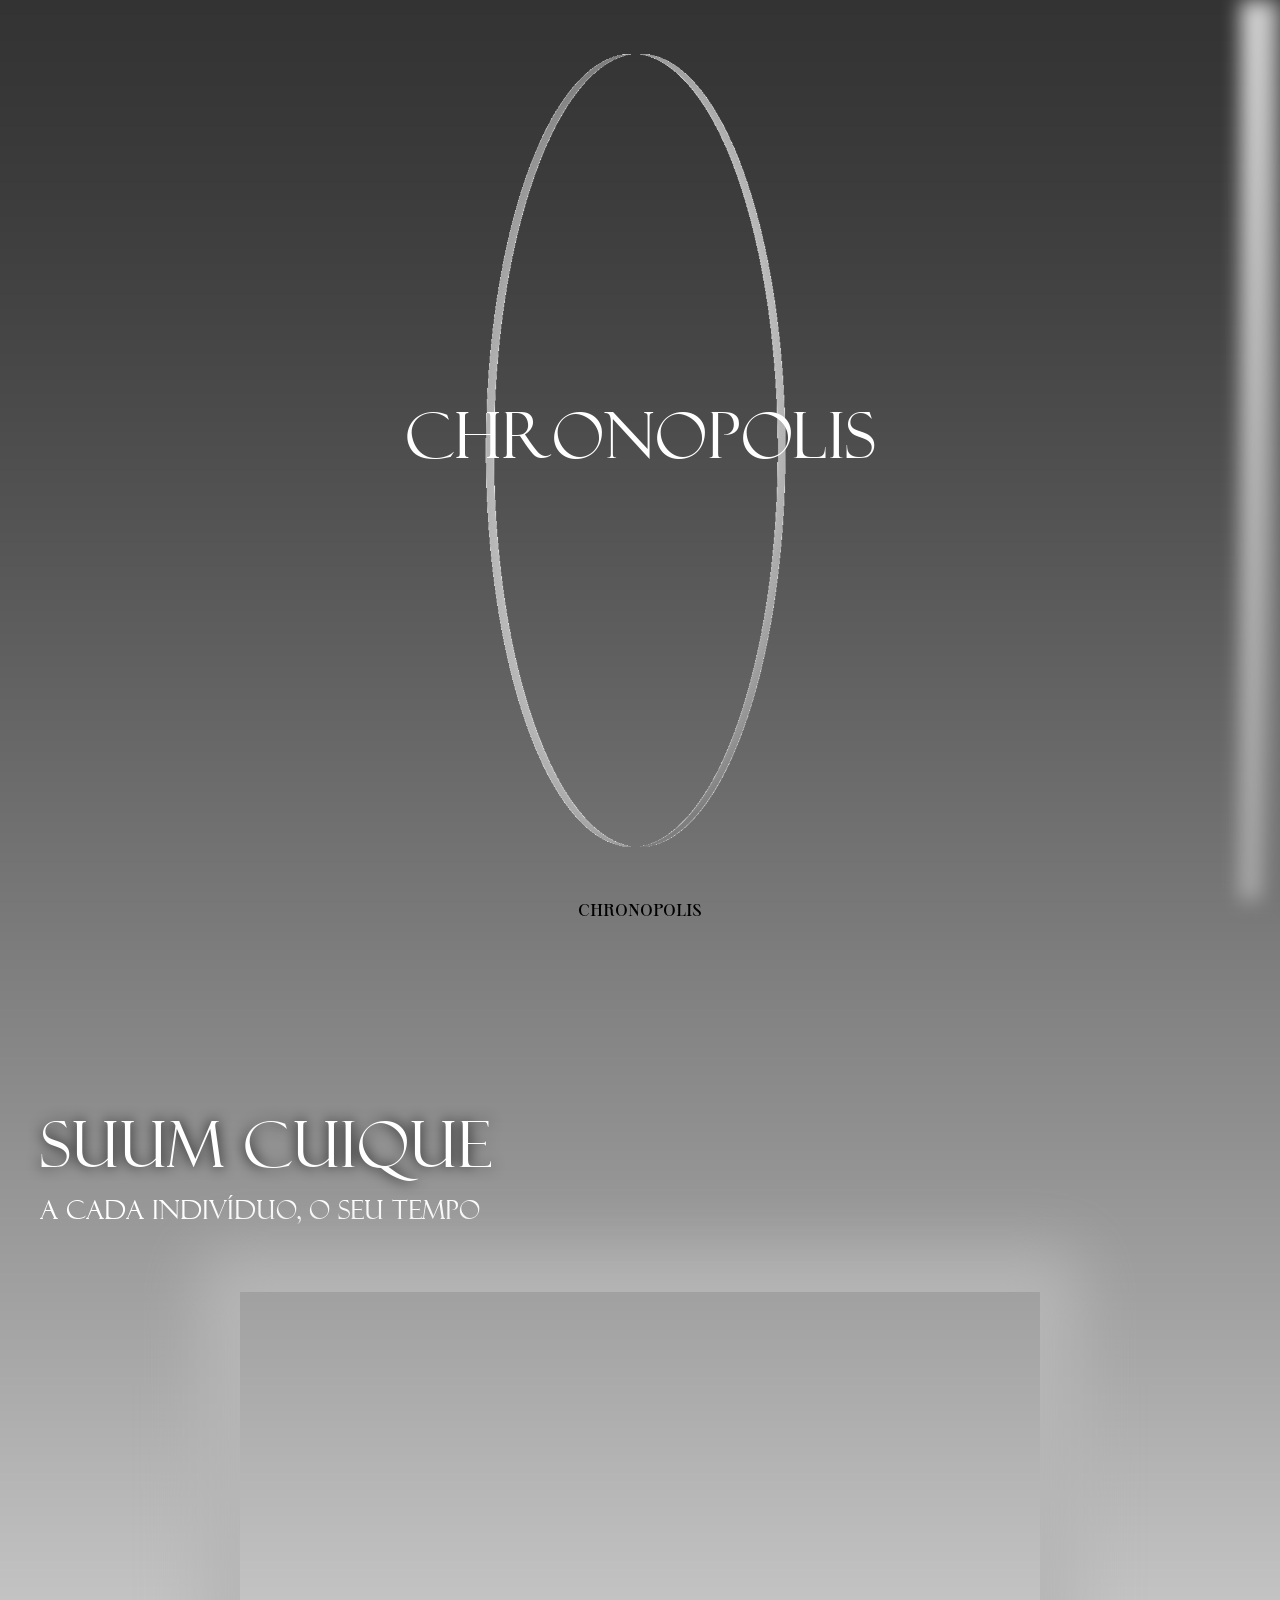
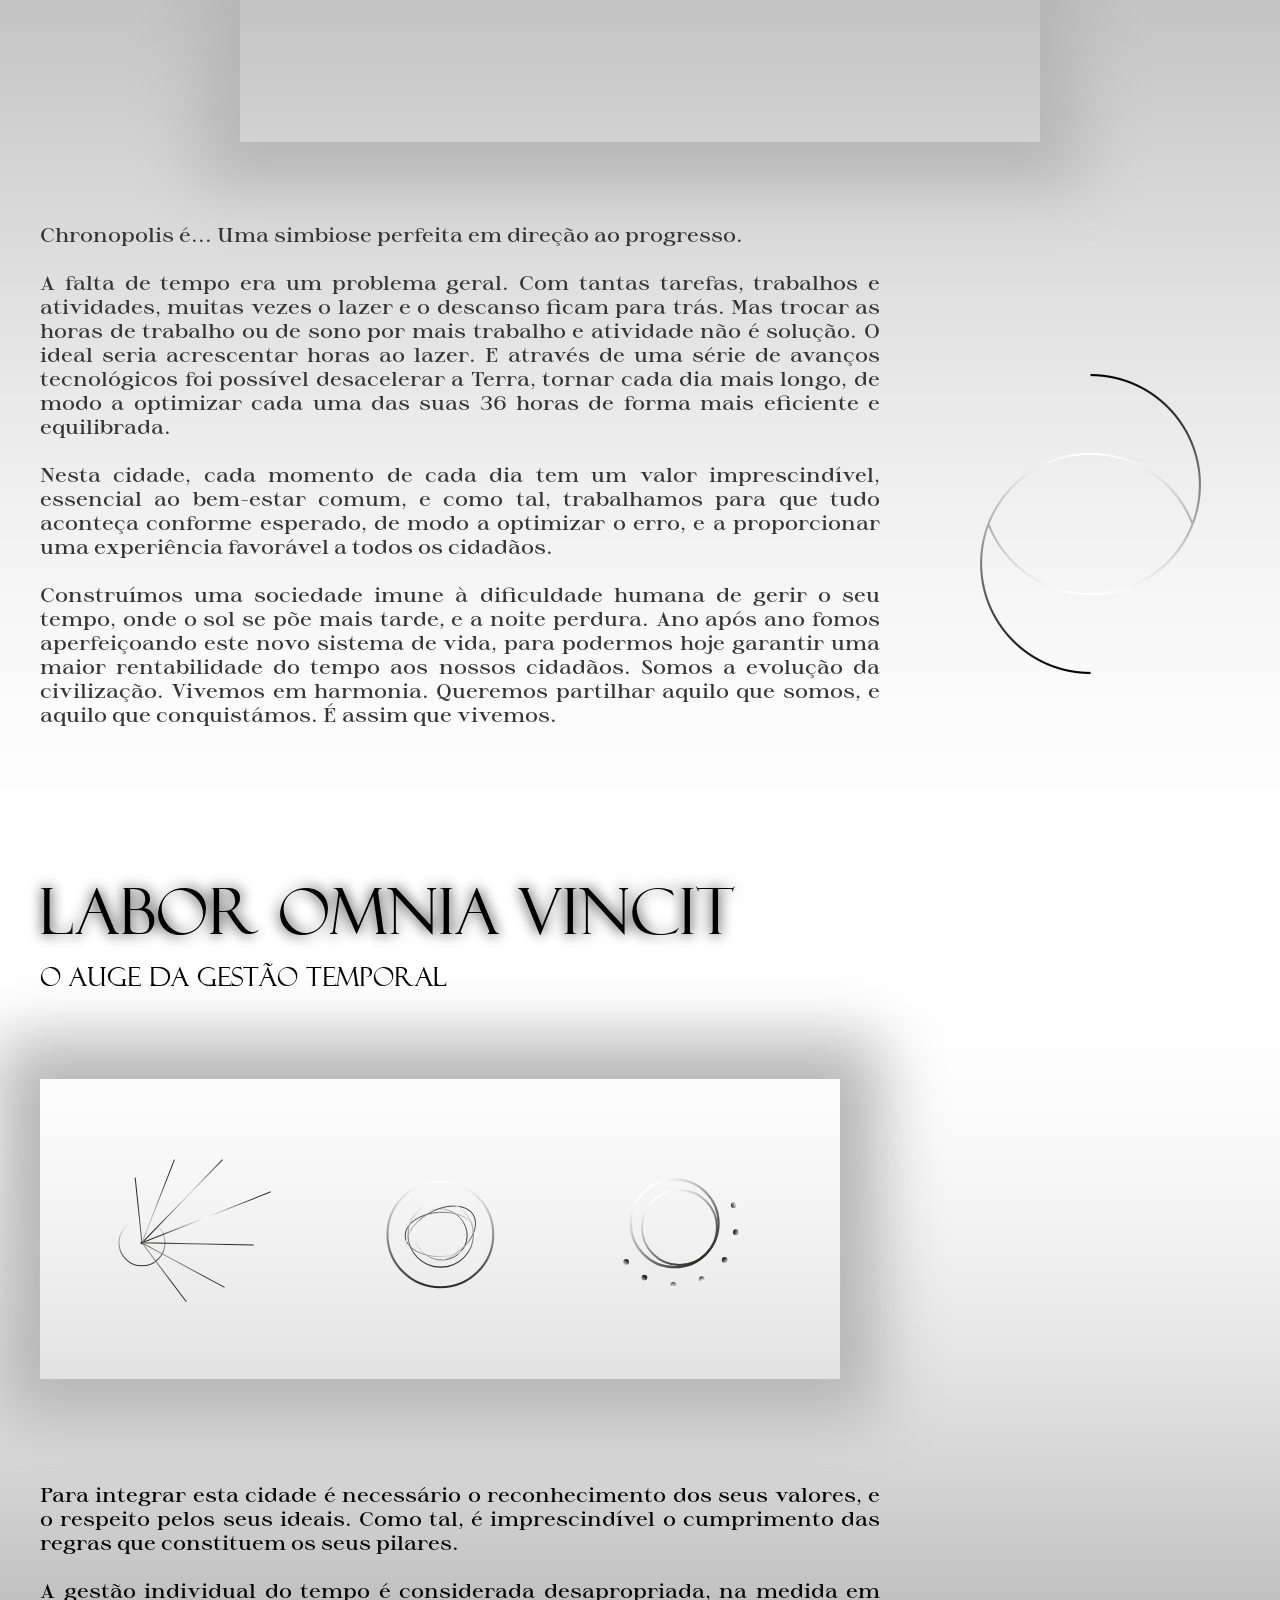
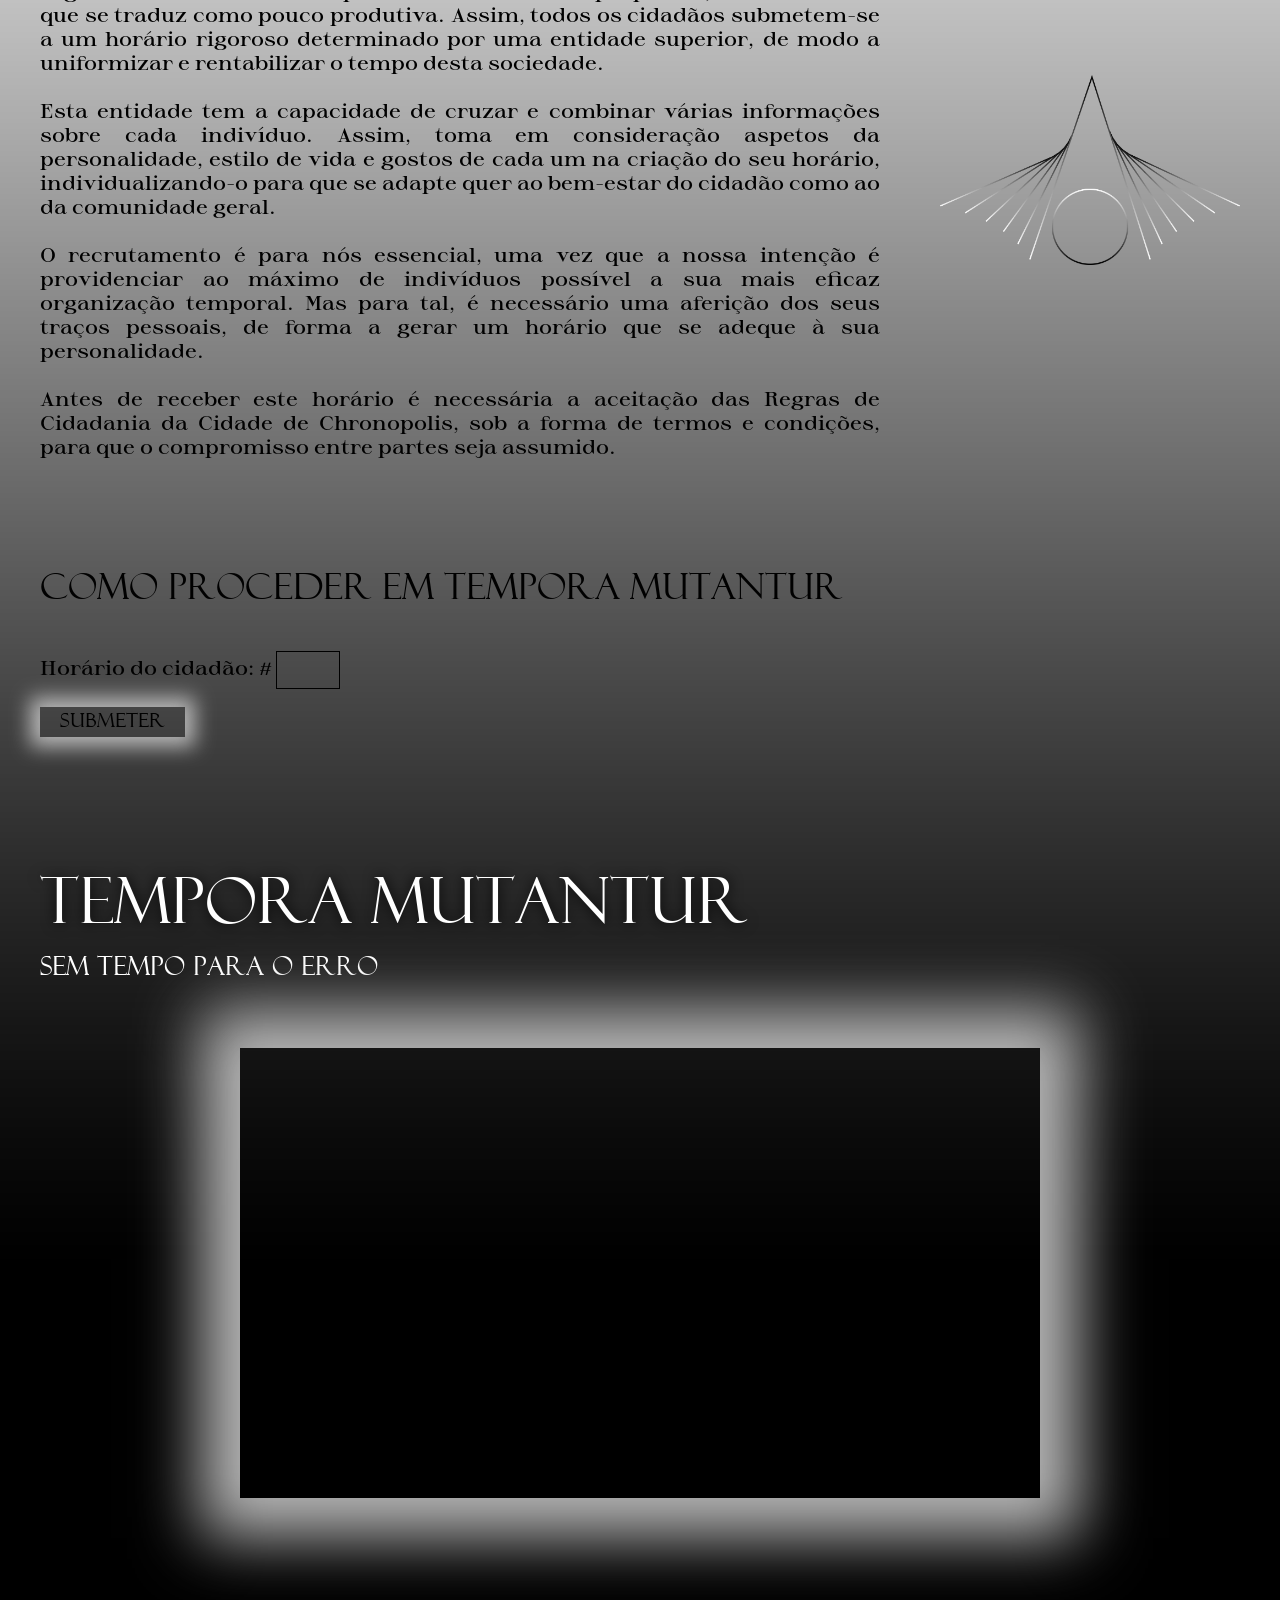
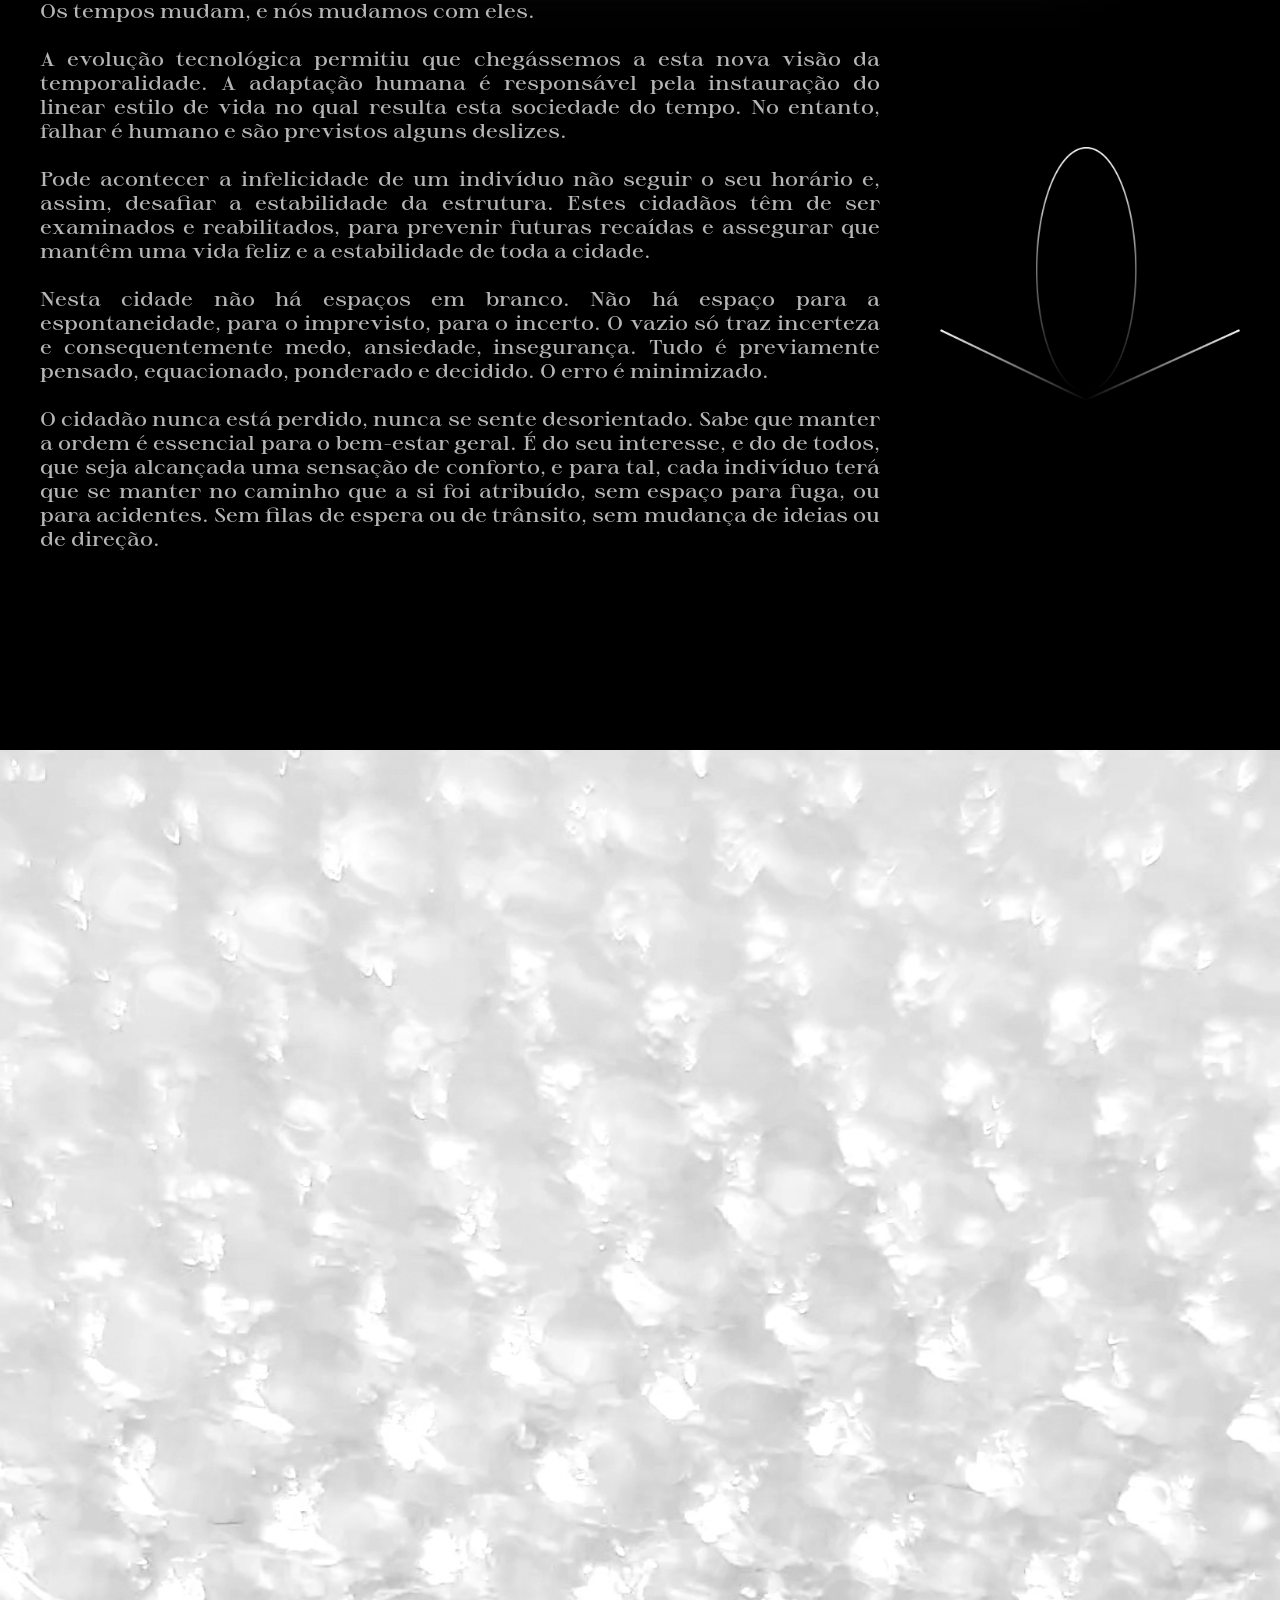
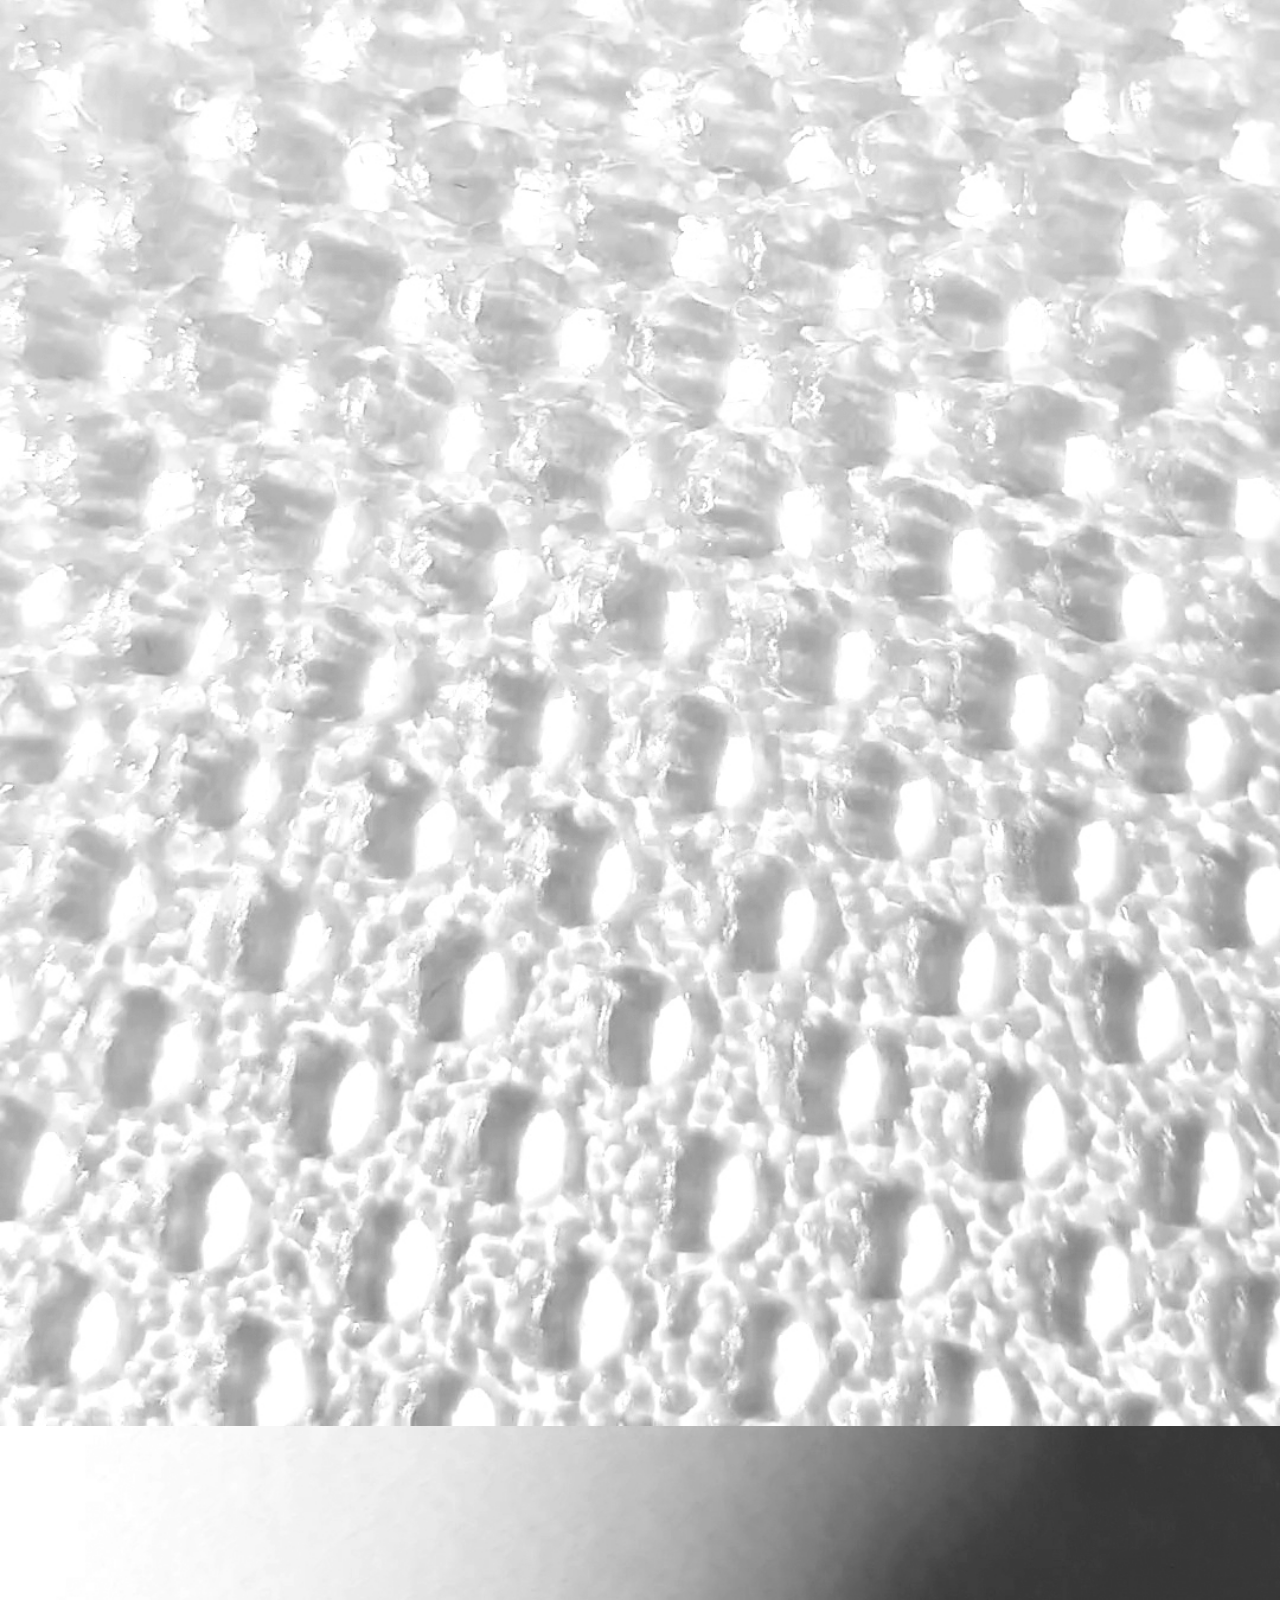
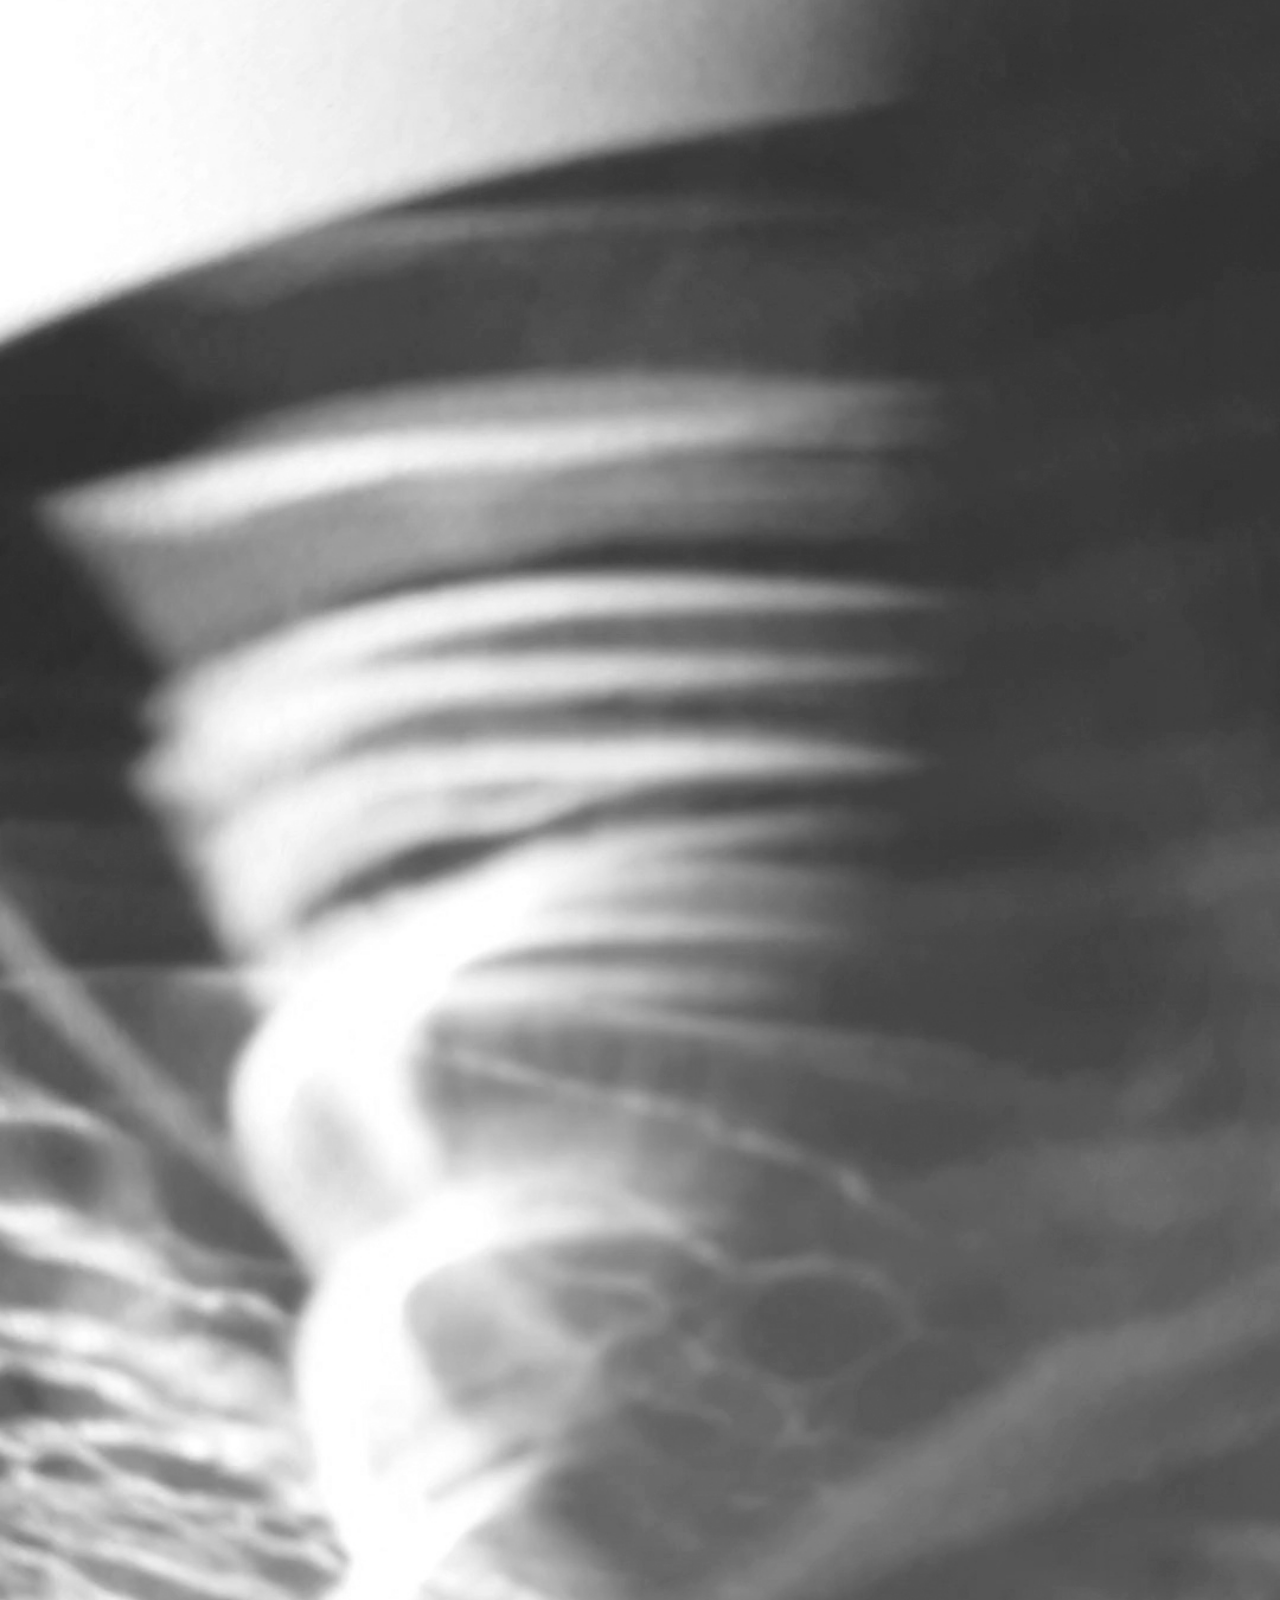
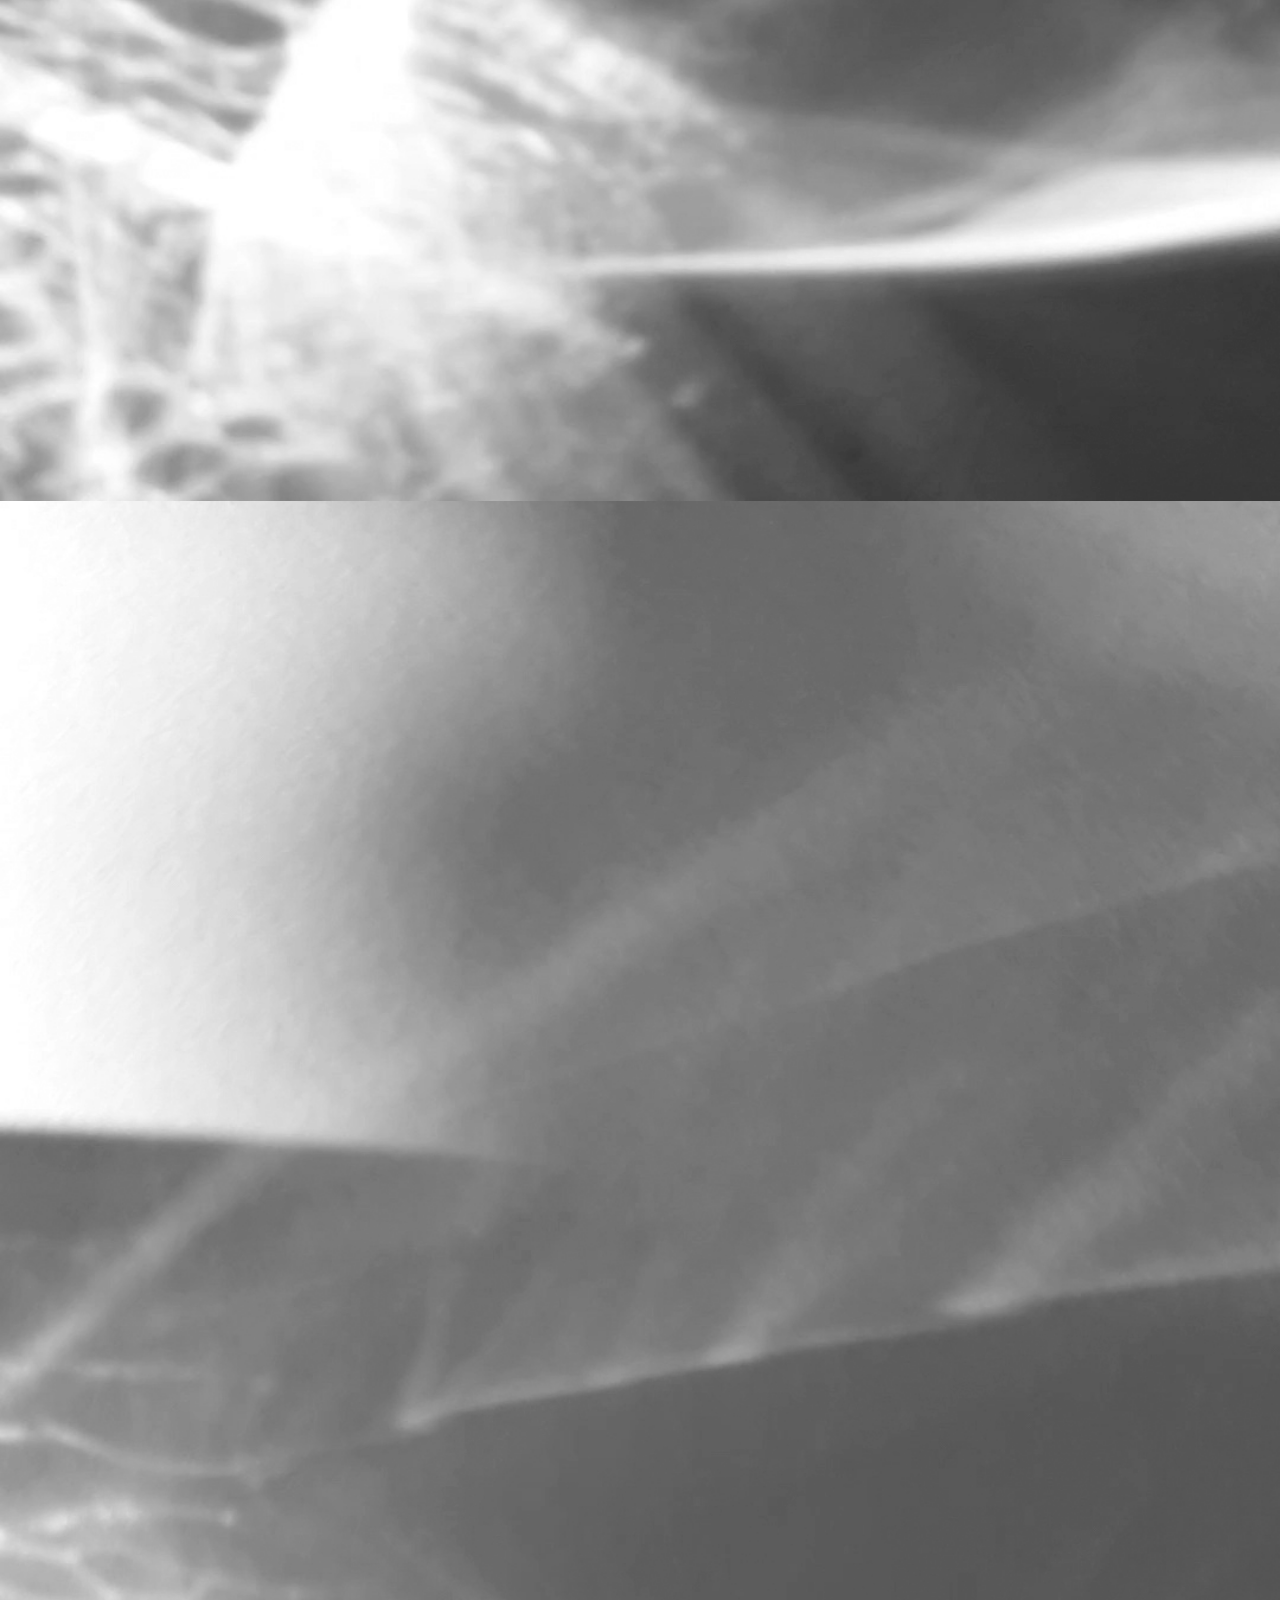
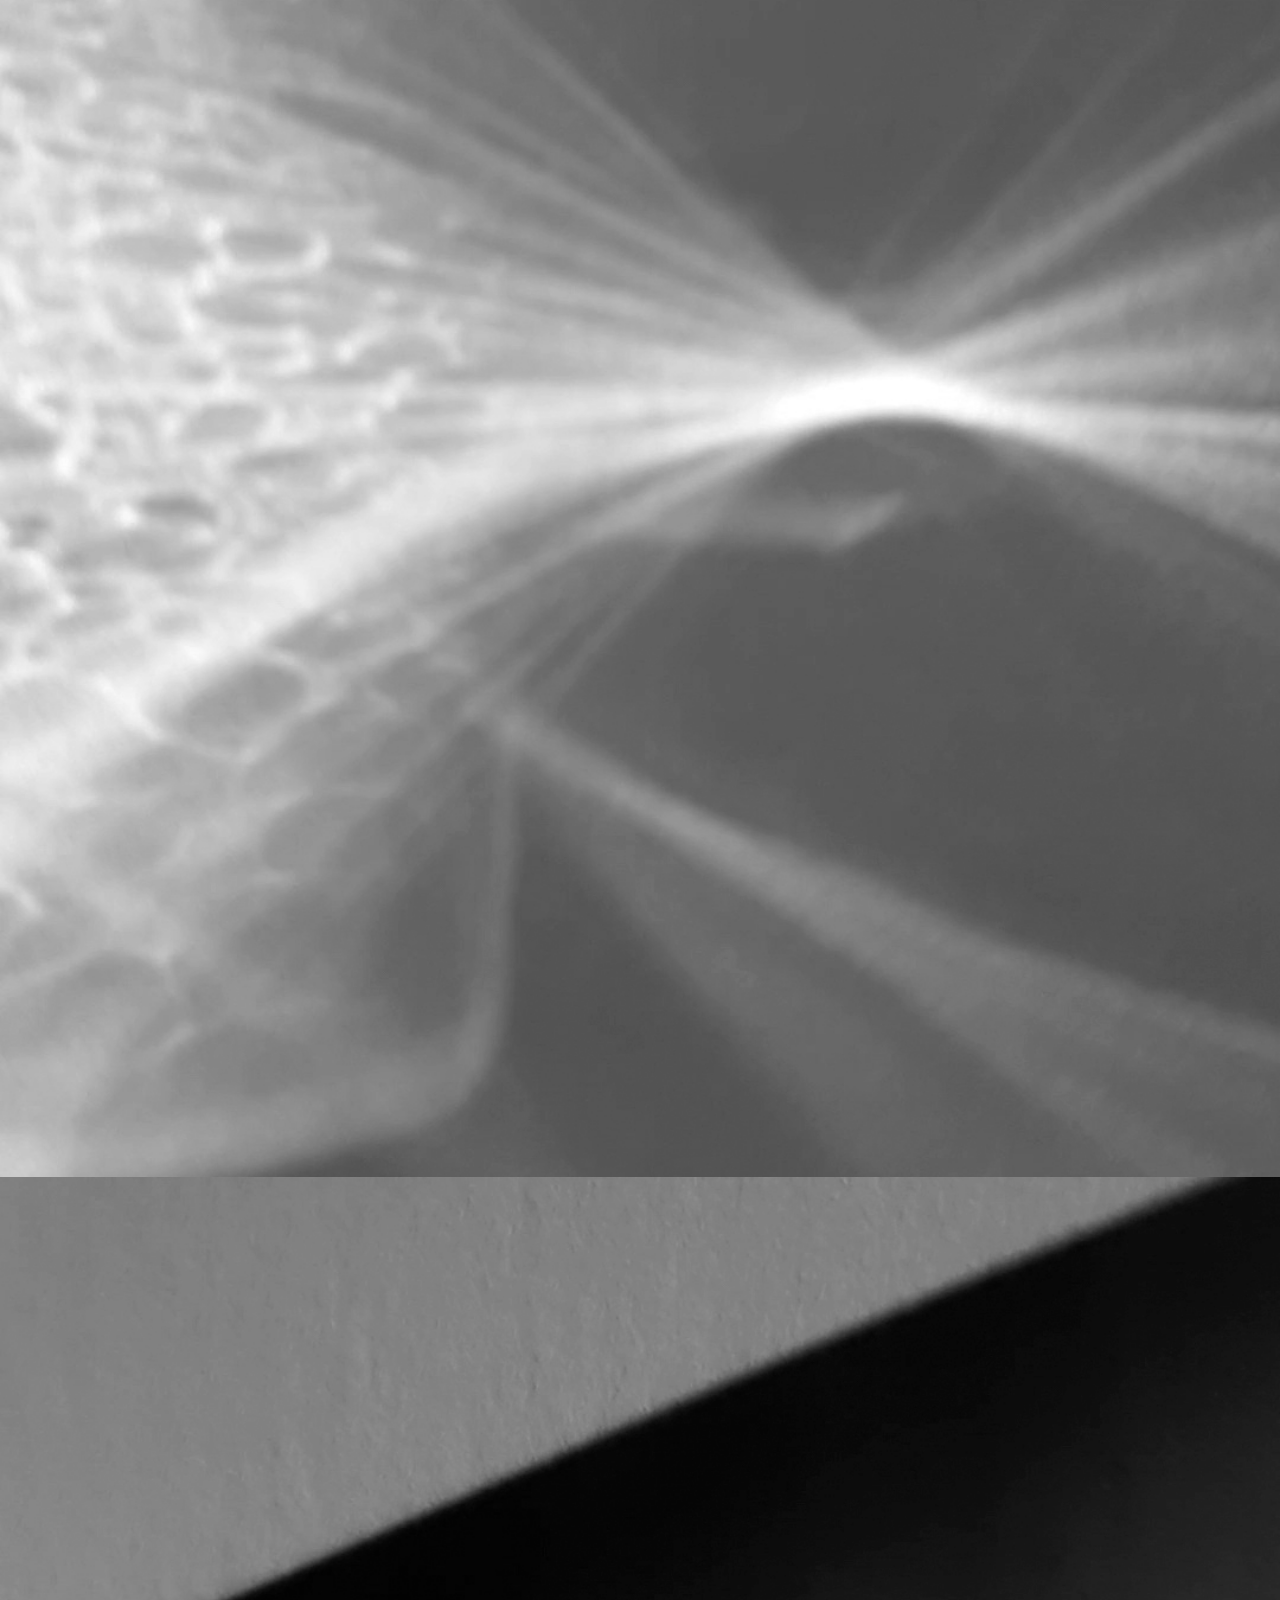
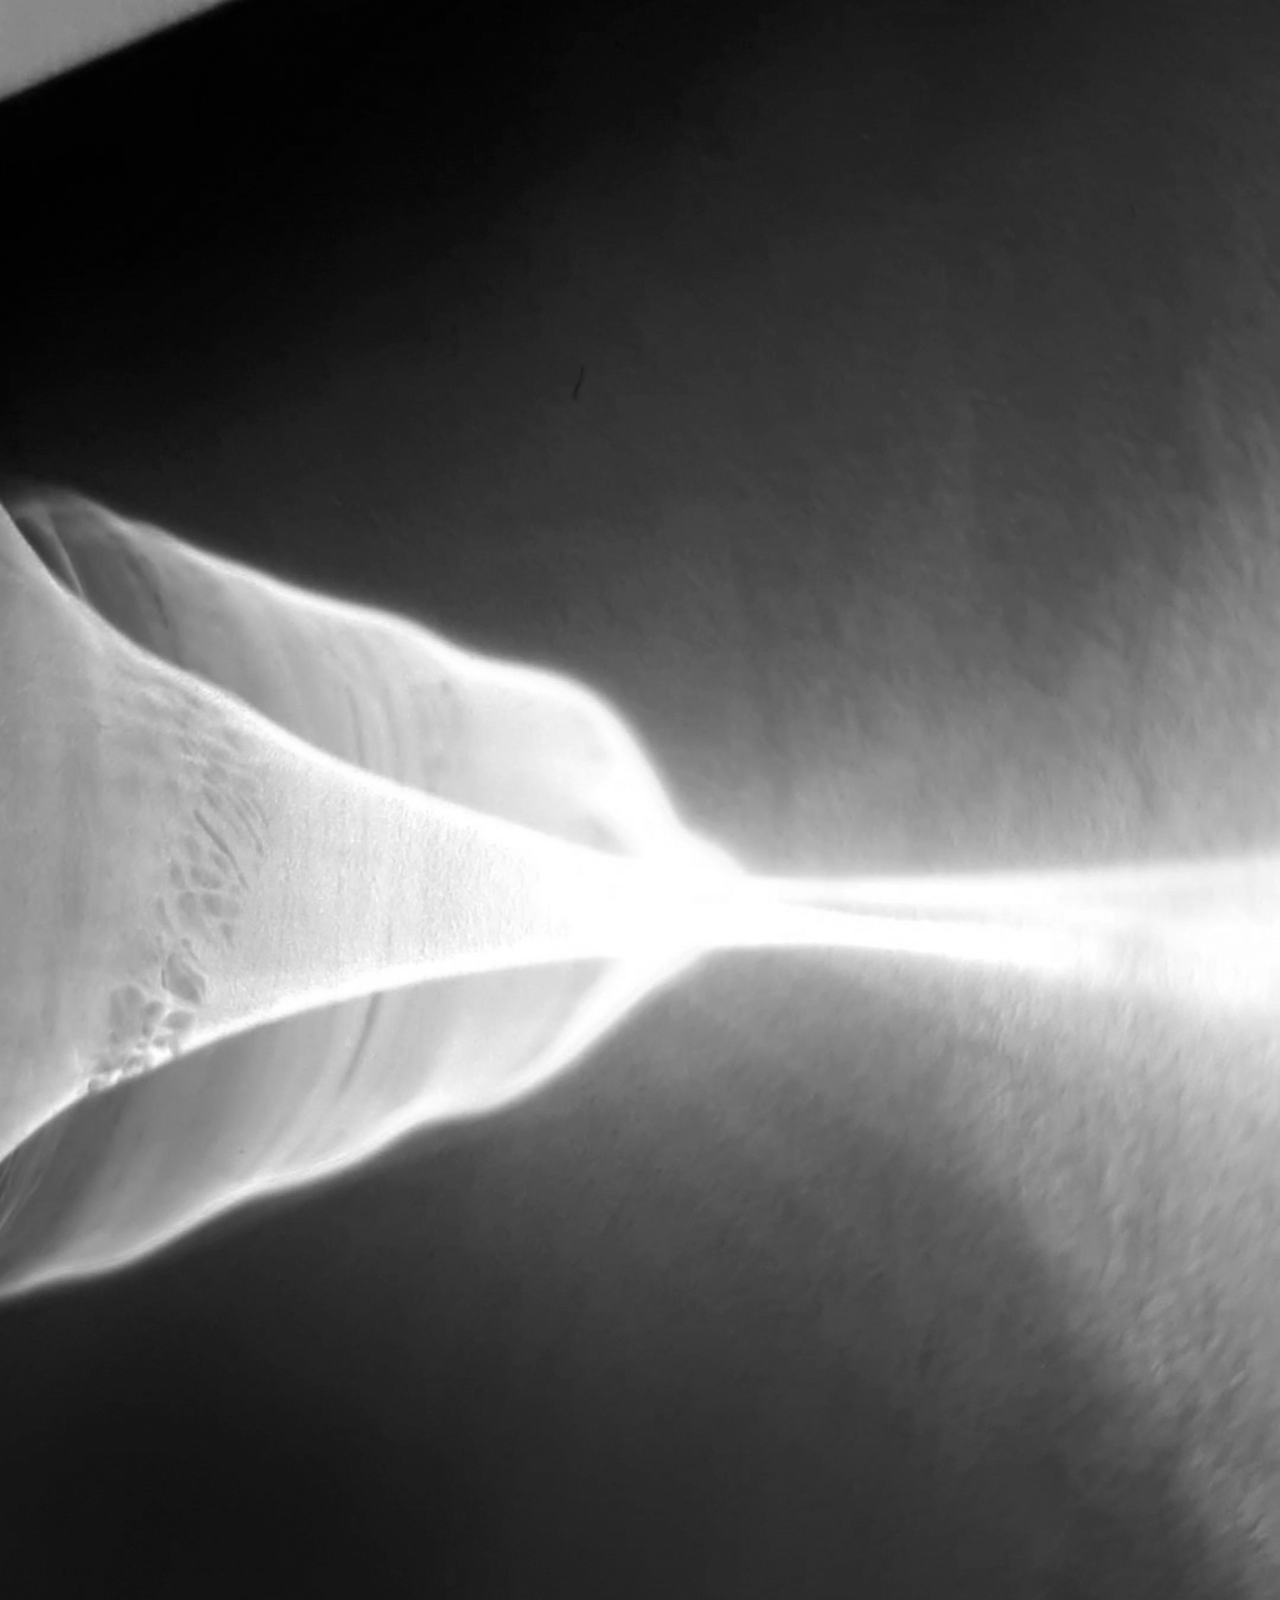
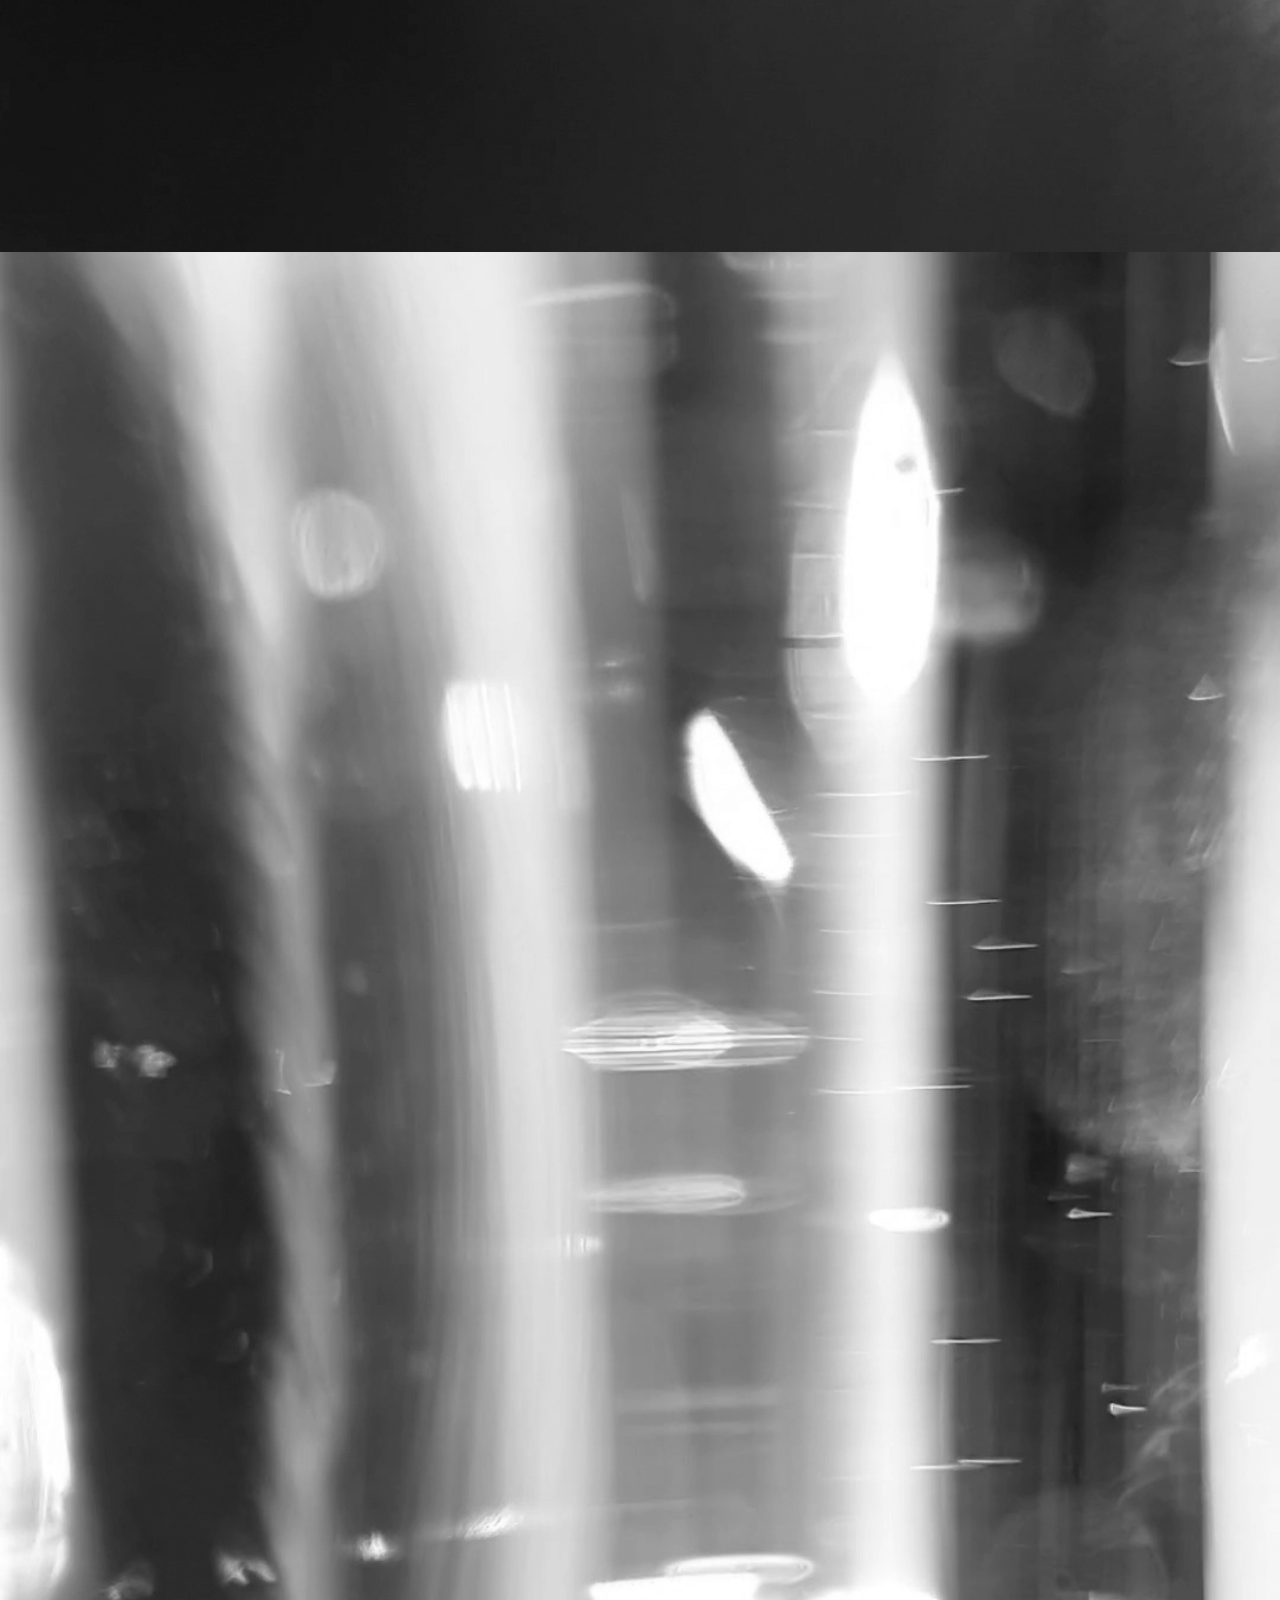
<file: index.html>
<!DOCTYPE html>
<html lang="pt">

<head>
    <title>CHRONOPOLIS</title>
    <meta charset="utf-8">
    <meta name="viewport" content="width=device-width, initial-scale=1.0">
    <link rel="icon" type="image/png" href="images/icon.png">
    <link rel="stylesheet" href="style.css">
    <link rel="stylesheet" href="style_query.css">
    <meta name="description" content="CHRONOPOLIS">
    <meta name="author" content="João Delgado">
    <meta name="theme-color" content="rgb(0, 0, 0)">
    <script src="https://code.jquery.com/jquery-3.5.1.js"></script>
    <script type="text/javascript">
        $(window).on('scroll', function () {
            if ($(window).scrollTop()) {
                $('nav').addClass('bar');
            } else {
                $('nav').removeClass('bar');
            }
        })


    </script>
    <script src="cidadao.js"></script>
</head>

<body>

    <div id="circle"></div>
    <div id="background" style="background-image: url(images/BG-3.jpg);">
        
        <div id="main-container">


            <nav><br>CHRONOPOLIS<br></nav>
            <div class="bar-2">CHRONOPOLIS</div>
            <div class="hero-2">CHRONOPOLIS</div>
            

            <div id="main">
                <section id="suum">
                    <div class="suum-title">Suum cuique</div>
                    <div class="suum-title-2">A cada indivíduo, o seu tempo</div>

                    <div id="welcome-container">
                        <iframe id="welcome"
                            src="https://player.vimeo.com/video/420504907?color=b6b6b6&byline=0&portrait=0"
                            frameborder="0" allow="autoplay; fullscreen" allowfullscreen></iframe>

                    </div>

                    <div class="suum-desc">


                        <div class="suum-text">Chronopolis é... Uma simbiose perfeita em direção ao progresso.<br><br>

                            A falta de tempo era um problema geral. Com tantas tarefas, trabalhos e atividades, muitas
                            vezes o lazer e o descanso ficam para trás. Mas trocar as horas de trabalho ou de sono por
                            mais trabalho e atividade não é solução.
                            O ideal seria acrescentar horas ao lazer. E através de uma série de avanços tecnológicos foi
                            possível desacelerar a Terra, tornar cada dia mais longo, de modo a optimizar cada uma das
                            suas 36 horas de forma mais eficiente e equilibrada. <br><br>

                            Nesta cidade, cada momento de cada dia tem um valor imprescindível, essencial ao bem-estar
                            comum, e como tal, trabalhamos para que tudo aconteça conforme esperado, de modo a optimizar
                            o erro, e a proporcionar uma experiência favorável a todos os cidadãos.<br><br>

                            Construímos uma sociedade imune à dificuldade humana de gerir o seu tempo, onde o sol se põe
                            mais tarde, e a noite perdura. Ano após ano fomos aperfeiçoando este novo sistema de vida,
                            para podermos hoje garantir uma maior rentabilidade do tempo aos nossos cidadãos.
                            Somos a evolução da civilização. Vivemos em harmonia.
                            Queremos partilhar aquilo que somos, e aquilo que conquistámos.
                            É assim que vivemos.
                        </div>

                        <div class="suum-icon"></div>


                    </div>




                </section>


                <section id="labor">
                    <div class="labor-title">LABOR OMNIA VINCIT</div>
                    <div class="labor-title-2">O auge da gestão temporal</div>

                    <iframe id="quiz" src="Quiz_1.html" style="border: none;"></iframe>

                    <div class="labor-desc">

                        <div class="labor-text">Para integrar esta cidade é necessário o reconhecimento dos seus
                            valores, e o respeito pelos seus ideais. Como tal, é imprescindível o cumprimento das regras
                            que constituem os seus pilares.<br><br>
                            A gestão individual do tempo é considerada desapropriada, na medida em que se traduz como
                            pouco produtiva. Assim, todos os cidadãos submetem-se a um horário rigoroso determinado por
                            uma entidade superior, de modo a uniformizar e rentabilizar o tempo desta sociedade.<br><br>
                            Esta entidade tem a capacidade de cruzar e combinar várias informações sobre cada indivíduo.
                            Assim, toma em consideração aspetos da personalidade, estilo de vida e gostos de cada um na
                            criação do seu horário, individualizando-o para que se adapte quer ao bem-estar do cidadão
                            como ao da comunidade geral.<br><br>

                            O recrutamento é para nós essencial, uma vez que a nossa intenção é providenciar ao máximo
                            de indivíduos possível a sua mais eficaz organização temporal. Mas para tal, é necessário
                            uma aferição dos seus traços pessoais, de forma a gerar um horário que se adeque à sua
                            personalidade.<br><br>

                            Antes de receber este horário é necessária a aceitação das Regras de Cidadania da Cidade de
                            Chronopolis, sob a forma de termos e condições, para que o compromisso entre partes seja
                            assumido.

                        </div>


                        <div class="labor-icon"></div>

                    </div>
                    <br><br><br><br><br><br>
                    <form action="/action_page.php" onsubmit="return myFunction()">

                        <div class="ola"> Como proceder em tempora mutantur<br>
                            <br>
                        </div>
                        <div class="ola-2">Horário do cidadão: # <input type="text" id="age" size="20" name="age"></div>
                        <br>
                        <input type="submit" value="Submeter" class="ola-btn">

                    </form>

                    <br><br>

                    <div id="n451" style="display: none">
                        <p>O cidadão #451 é chamado a consultar CHRONOPOLIS às:<br>
                            <br>
                            1H<br>
                            13H<br>
                            25H<br><br>
                            (CHR+36)<br>
                        </p>
                    </div>

                    <div id="n392" style="display: none">
                        <p>O cidadão #392 é chamado a consultar CHRONOPOLIS às:<br>
                            <br>
                            2H<br>
                            14H<br>
                            26H<br><br>
                            (CHR+36)<br>
                        </p>
                    </div>

                    <div id="n420" style="display: none">
                        <p>O cidadão #420 é chamado a consultar CHRONOPOLIS às:<br>
                            <br>
                            3H<br>
                            15H<br>
                            27H<br><br>
                            (CHR+36)<br>
                        </p>
                    </div>

                    <div id="n699" style="display: none">
                        <p>O cidadão #699 é chamado a consultar CHRONOPOLIS às:<br>
                            <br>
                            4H<br>
                            16H<br>
                            28H<br><br>
                            (CHR+36)<br>
                        </p>
                    </div>

                    <div id="n543" style="display: none">
                        <p>O cidadão #543 é chamado a consultar CHRONOPOLIS às:<br>
                            <br>
                            5H<br>
                            17H<br>
                            29H<br><br>
                            (CHR+36)<br>
                        </p>
                    </div>

                    <div id="n291" style="display: none">
                        <p>O cidadão #291 é chamado a consultar CHRONOPOLIS às:<br>
                            <br>
                            6H<br>
                            18H<br>
                            30H<br><br>
                            (CHR+36)<br>
                        </p>
                    </div>

                    <div id="n704" style="display: none">
                        <p>O cidadão #704 é chamado a consultar CHRONOPOLIS às:<br>
                            <br>
                            7H<br>
                            19H<br>
                            31H<br><br>
                            (CHR+36)<br>
                        </p>
                    </div>

                    <div id="n547" style="display: none">
                        <p>O cidadão #547 é chamado a consultar CHRONOPOLIS às:<br>
                            <br>
                            8H<br>
                            20H<br>
                            32H<br><br>
                            (CHR+36)<br>
                        </p>
                    </div>

                    <div id="n148" style="display: none">
                        <p>O cidadão #148 é chamado a consultar CHRONOPOLIS às:<br>
                            <br>
                            9H<br>
                            21H<br>
                            33H<br><br>
                            (CHR+36)<br>
                        </p>
                    </div>

                </section>


                <section id="tempora">
                    <div class="tempora-title">TEMPORA MUTANTUR</div>
                    <div class="tempora-title-2">sem tempo para o erro</div>
                    <div id="live-container">
                        <iframe id="live"
                            src="https://player.vimeo.com/video/424621167?color=b6b6b6&byline=0&portrait=0" width="800"
                            height="450" frameborder="0" allow="autoplay; fullscreen" allowfullscreen></iframe>
                    </div>

                    <div class="tempora-desc">

                        <div class="tempora-text">Os tempos mudam, e nós mudamos com eles. <br><br>
                            A evolução tecnológica permitiu que chegássemos a esta nova visão da temporalidade. A
                            adaptação humana é responsável pela instauração do linear estilo de vida no qual resulta
                            esta sociedade do tempo. No entanto, falhar é humano e são previstos alguns
                            deslizes.<br><br>
                            Pode acontecer a infelicidade de um indivíduo não seguir o seu horário e, assim, desafiar a
                            estabilidade da estrutura. Estes cidadãos têm de ser examinados e reabilitados, para
                            prevenir futuras recaídas e assegurar que mantêm uma vida feliz e a estabilidade de toda a
                            cidade. <br><br>

                            Nesta cidade não há espaços em branco. Não há espaço para a espontaneidade, para o
                            imprevisto, para o incerto. O vazio só traz incerteza e consequentemente medo, ansiedade,
                            insegurança. Tudo é previamente pensado, equacionado, ponderado e decidido. O erro é
                            minimizado. <br><br>

                            O cidadão nunca está perdido, nunca se sente desorientado. Sabe que manter a ordem é
                            essencial para o bem-estar geral. É do seu interesse, e do de todos, que seja alcançada uma
                            sensação de conforto, e para tal, cada indivíduo terá que se manter no caminho que a si foi
                            atribuído, sem espaço para fuga, ou para acidentes. Sem filas de espera ou de trânsito, sem
                            mudança de ideias ou de direção.

                        </div>

                        <div class="tempora-icon"></div>

                    </div>


                </section>
            </div>


            <div class="line" style="display: none;"></div>


            <div class="count-labor" style="display: none;">
                <div class="count-title-text">
                    <div class="count-title">LABOR OMNIA VINCIT</div>
                    <div class="count-text">O auge da gestão temporal</div>
                </div>

                <div id="counter-1"></div>

            </div>


            <div class="line" style="display: none;"></div>

            <div class="count-tempora" style="display: none;">
                <div class="count-title-text">
                    <div class="count-title">TEMPORA MUTANTUR</div>
                    <div class="count-text">Sem tempo para o erro</div>
                </div>

                <div id="counter-2"></div>

            </div>




            <div id="about">
                <div id="about-bg"></div>
                <div id="about-container">
                    <div class="about-title">SOBRE</div>
                    <div class="about-text">A cidade de Chronopolis oferece uma melhor gestão temporal a todos os seus
                        cidadãos. O tempo é a única verdade absoluta. A certeza da qual não se consegue fugir. Nesta
                        civilização não há imprevistos, não há erros, não há tempo perdido. <br><br>

                        Somos uma cidade que evoluiu para uma nova visão da temporalidade. Onde cada indivíduo tem mais
                        tempo para si próprio, para sonhar, e para viver. Os dias são mais longos, as noites mais
                        calmas. As pessoas menos preocupadas. Vivemos em liberdade. Trabalhamos de forma cooperativa
                        para que, juntos, avancemos em direção ao progresso de uma sociedade extremamente
                        eficiente.<br><br>

                        Procuramos novos cidadãos que pertençam a este modo de vida. Desafiamos os interessados a
                        seguirem os três momentos evolutivos desta cidade. <br><br>

                        Ao longo de três dias, novos aspectos vão sendo desvendados, convidando quem aqui entra a
                        regressar, e a tornar-se parte deste universo construído em torno do tempo.<br><br>
                    </div>


                    <div class="about-logo">
                        <br>
                        <a href="https://chronopolis-cidade.github.io/contentor/" target="blank" class="about-manual">
                            <div>MAIS SOBRE O PROJETO</div>
                        </a>
                    </div>

                </div>

            </div>



            <div class="about-icon"></div>

            <div class="about-2">


                    <div id="about-container-2">
                        <div class="about-title-2">SOBRE</div>
                        <div class="about-text-2">A cidade de Chronopolis oferece uma melhor gestão temporal a todos os seus
                            cidadãos. O tempo é a única verdade absoluta. A certeza da qual não se consegue fugir. Nesta
                            civilização não há imprevistos, não há erros, não há tempo perdido. <br><br>
    
                            Somos uma cidade que evoluiu para uma nova visão da temporalidade. Onde cada indivíduo tem mais
                            tempo para si próprio, para sonhar, e para viver. Os dias são mais longos, as noites mais
                            calmas. As pessoas menos preocupadas. Vivemos em liberdade. Trabalhamos de forma cooperativa
                            para que, juntos, avancemos em direção ao progresso de uma sociedade extremamente
                            eficiente.<br><br>
    
                            Procuramos novos cidadãos que pertençam a este modo de vida. Desafiamos os interessados a
                            seguirem os três momentos evolutivos desta cidade. <br><br>
    
                            Ao longo de três dias, novos aspectos vão sendo desvendados, convidando quem aqui entra a
                            regressar, e a tornar-se parte deste universo construído em torno do tempo.<br><br>
                        </div>
    
    
                        <div class="about-logo">
                            <br>
                            <a href="https://chronopolis-cidade.github.io/contentor/" target="blank" class="about-manual">
                                <div>MAIS SOBRE O PROJETO</div>
                            </a>
                        </div>
    
                    </div>
            </div>


        </div>

    </div>
    </div>
    <img src="images/Finale/1.jpg" class="finale-img">
    <img src="images/Finale/2.jpg" class="finale-img">
    <img src="images/Finale/3.jpg" class="finale-img">
    <img src="images/Finale/4.jpg" class="finale-img">
    <img src="images/Finale/5.jpg" class="finale-img">
    <img src="images/Finale/6.jpg" class="finale-img">
    <img src="images/Finale/7.jpg" class="finale-img">
    <img src="images/Finale/8.jpg" class="finale-img">

</body>



<script type="text/javascript">
    const menuIcon = document.querySelector('.about-icon');

const about = document.querySelector('.about-2');

menuIcon.addEventListener('click', () => {
    about.classList.toggle('change');
})


</script>

</html>
</file>
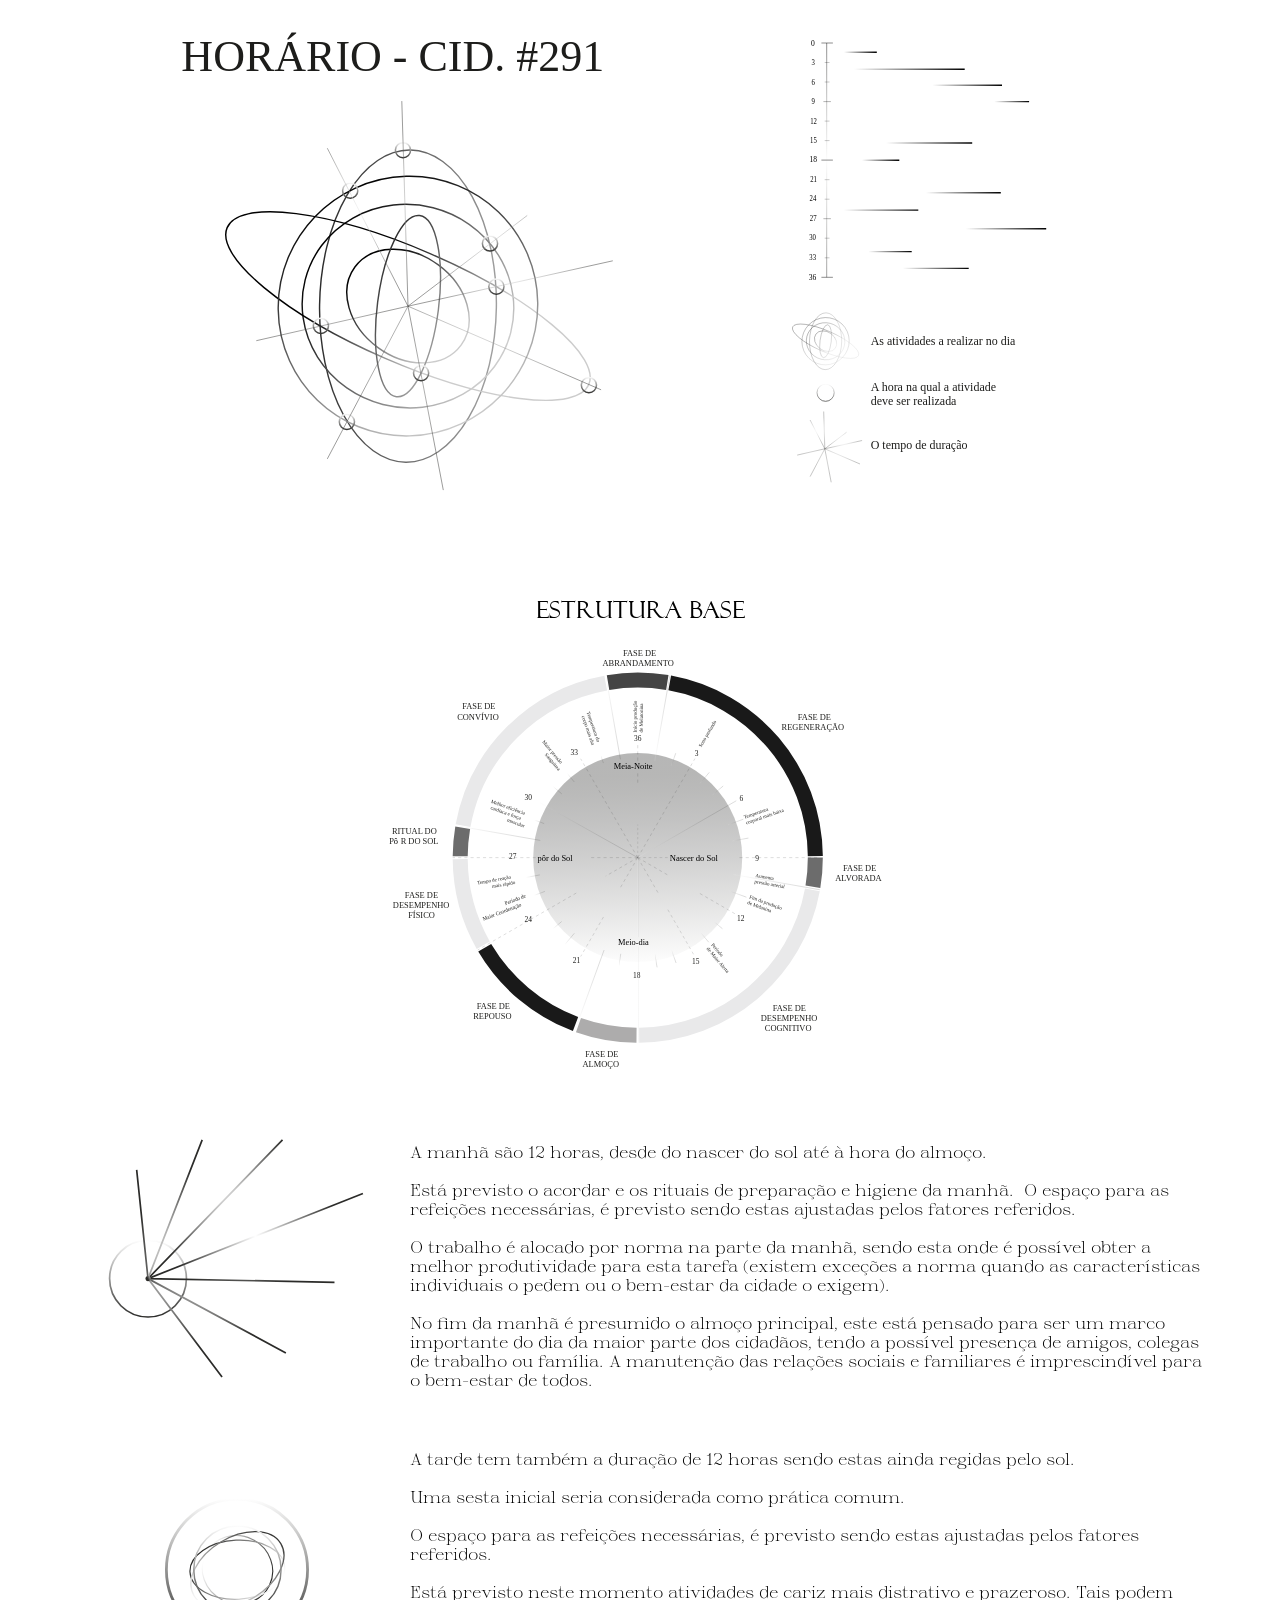
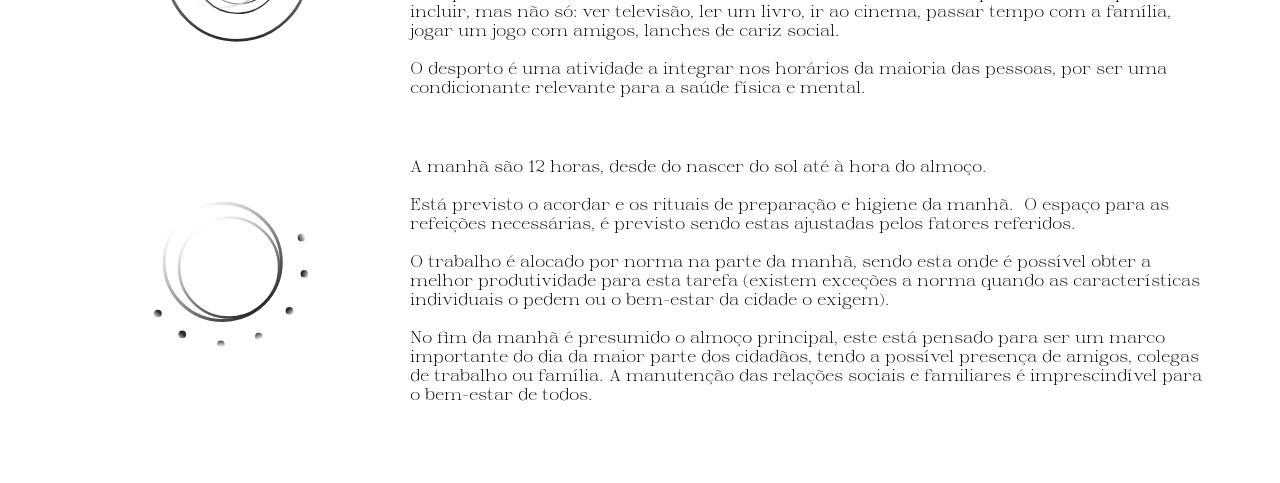
<file: Horario.html>
<!doctype html>

<html lang="pt">

<head>
  <meta charset="utf-8">

  <title>The HTML5 Herald</title>
  <meta name="viewport" content="width=device-width, initial-scale=1.0">

  <link rel="stylesheet" href="quiz_2.css">

</head>

<body>

  <div id="horario"></div>


  <br><br><br><br>


  <div class="horario-title">Estrutura base</div>
  <img src="images/horarios/circadiantime.svg" class="circadian">


  <div class="horario-img-txt">

    <div class="horario-img-1"></div>
    <div class="horario-text">A manhã são 12 horas, desde do nascer do sol até à hora do almoço.<br><br>
      Está previsto o acordar e os rituais de preparação e higiene da manhã. 
      O espaço para as refeições necessárias, é previsto sendo estas ajustadas pelos fatores referidos.<br><br>
      O trabalho é alocado por norma na parte da manhã, sendo esta onde é possível obter a melhor produtividade para
      esta tarefa (existem exceções a norma quando as características individuais o pedem ou o bem-estar da
      cidade o exigem).<br><br>
      No fim da manhã é presumido o almoço principal, este está pensado para ser um marco importante do dia da maior
      parte dos cidadãos, tendo a possível presença de amigos, colegas de trabalho ou família. A manutenção
      das relações sociais e familiares é imprescindível para o bem-estar de todos.
    </div>

  </div><br><br>

  
  <div class="horario-img-txt">

    <div class="horario-img-2"></div>
    <div class="horario-text">A tarde tem também a duração de 12 horas sendo estas ainda regidas pelo sol.<br><br>
      Uma sesta inicial seria considerada como prática comum.<br><br>
      O espaço para as refeições necessárias, é previsto sendo estas ajustadas pelos fatores referidos.<br><br>
      Está previsto neste momento atividades de cariz mais distrativo e prazeroso. Tais podem incluir, mas não só:
      ver televisão, ler um livro, ir ao cinema, passar tempo com a família, jogar um jogo com amigos, lanches de cariz
      social.<br><br>
      O desporto é uma atividade a integrar nos horários da maioria das pessoas, por ser uma condicionante
      relevante para a saúde física e mental.
    </div>

  </div><br><br>
  
  <div class="horario-img-txt">

    <div class="horario-img-3"></div>
    <div class="horario-text">A manhã são 12 horas, desde do nascer do sol até à hora do almoço.<br><br>
      Está previsto o acordar e os rituais de preparação e higiene da manhã. 
      O espaço para as refeições necessárias, é previsto sendo estas ajustadas pelos fatores referidos.<br><br>
      O trabalho é alocado por norma na parte da manhã, sendo esta onde é possível obter a melhor produtividade para
      esta tarefa (existem exceções a norma quando as características individuais o pedem ou o bem-estar da
      cidade o exigem).<br><br>
      No fim da manhã é presumido o almoço principal, este está pensado para ser um marco importante do dia da maior
      parte dos cidadãos, tendo a possível presença de amigos, colegas de trabalho ou família. A manutenção
      das relações sociais e familiares é imprescindível para o bem-estar de todos.
    </div>

  </div><br><br><br><br>



  <script src="Horarios.js"></script>
</body>

</html>
</file>
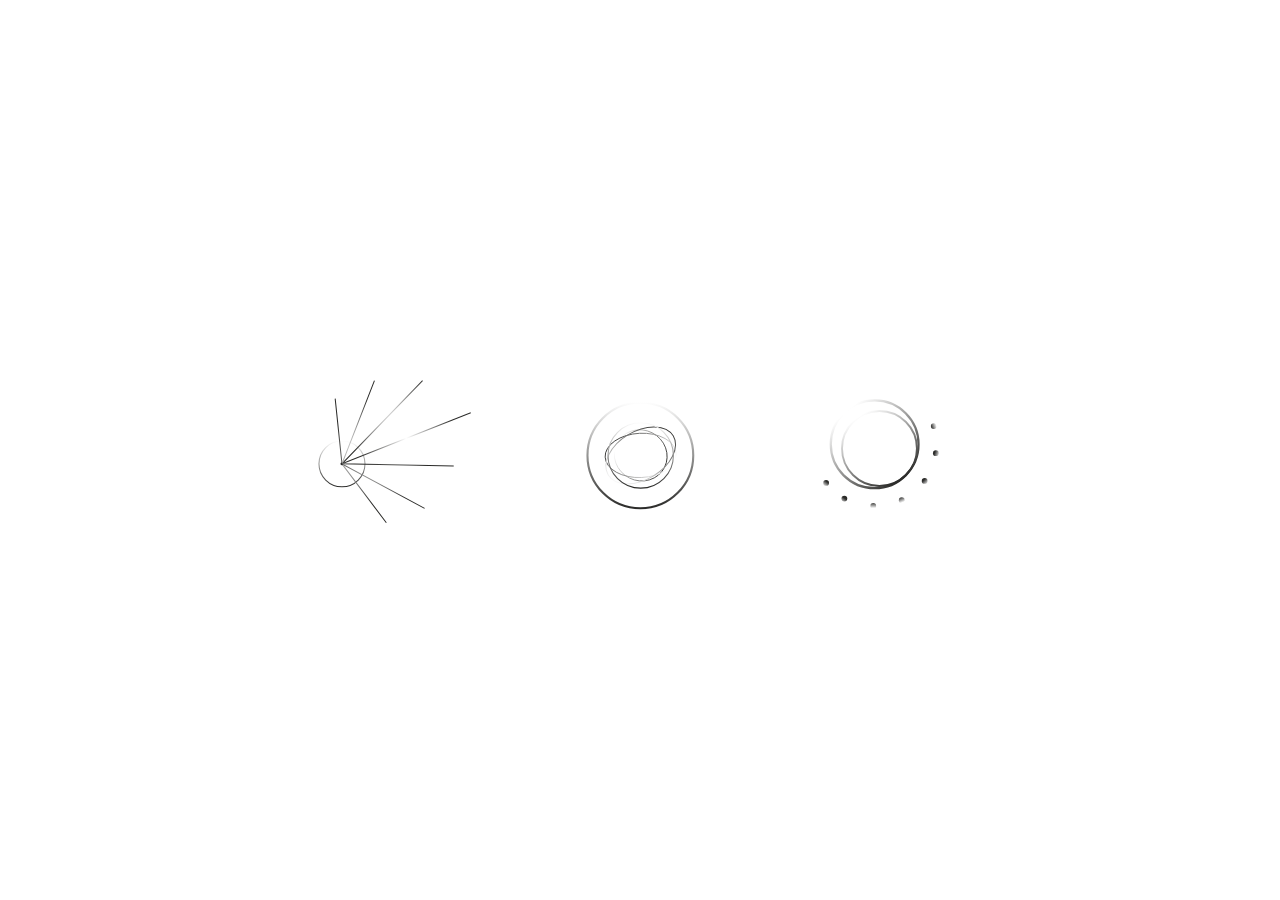
<file: Quiz_1.html>
<!doctype html>

<html lang="pt">
<head>
  <meta charset="utf-8">

  <title>Quiz 1</title>
  <meta name="viewport" content="width=device-width, initial-scale=1.0">
  <link rel="stylesheet" href="quiz.css">

</head>

<body>
  <form>
    
    <button class="btn-q1-1" formaction="Quiz_2.html"></button>
    <button class="btn-q1-2" formaction="Quiz_2.html"></button>
    <button class="btn-q1-3" formaction="Quiz_2.html"></button>
  </form>
</body>
</html>
</file>
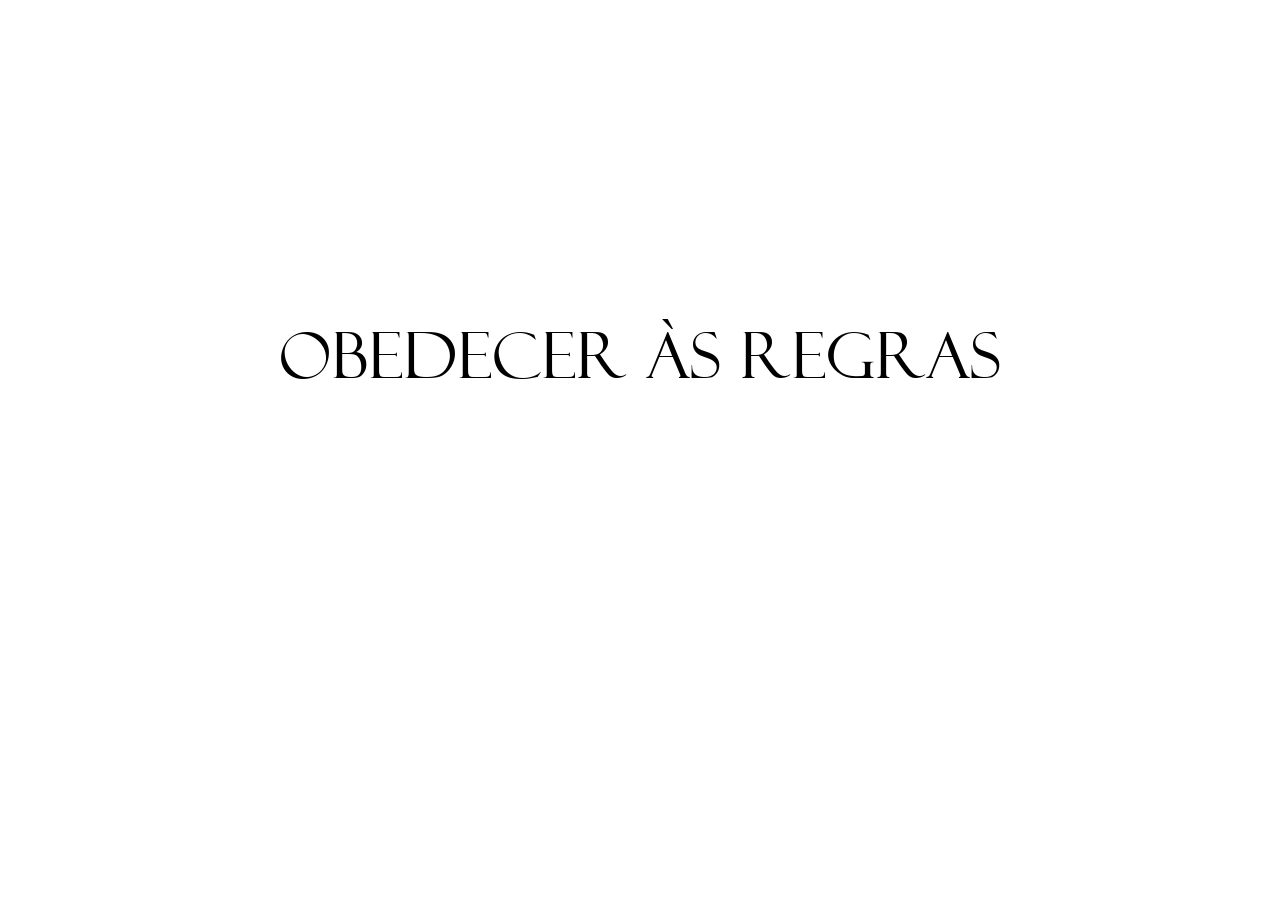
<file: Quiz_10.html>
<!doctype html>

<html lang="pt">
<head>
  <meta charset="utf-8">

  <title>Quiz 10</title>
  <meta name="viewport" content="width=device-width, initial-scale=1.0">
  <link rel="stylesheet" href="quiz.css">

</head>

<body>
  <div class="question">Obedecer às regras</div>
  <form>
    
    <button class="btn-q10-1" formaction="Quiz_11.html"></button>
    <button class="btn-q10-2" formaction="Quiz_11.html"></button>
  </form>
</body>
</html>
</file>
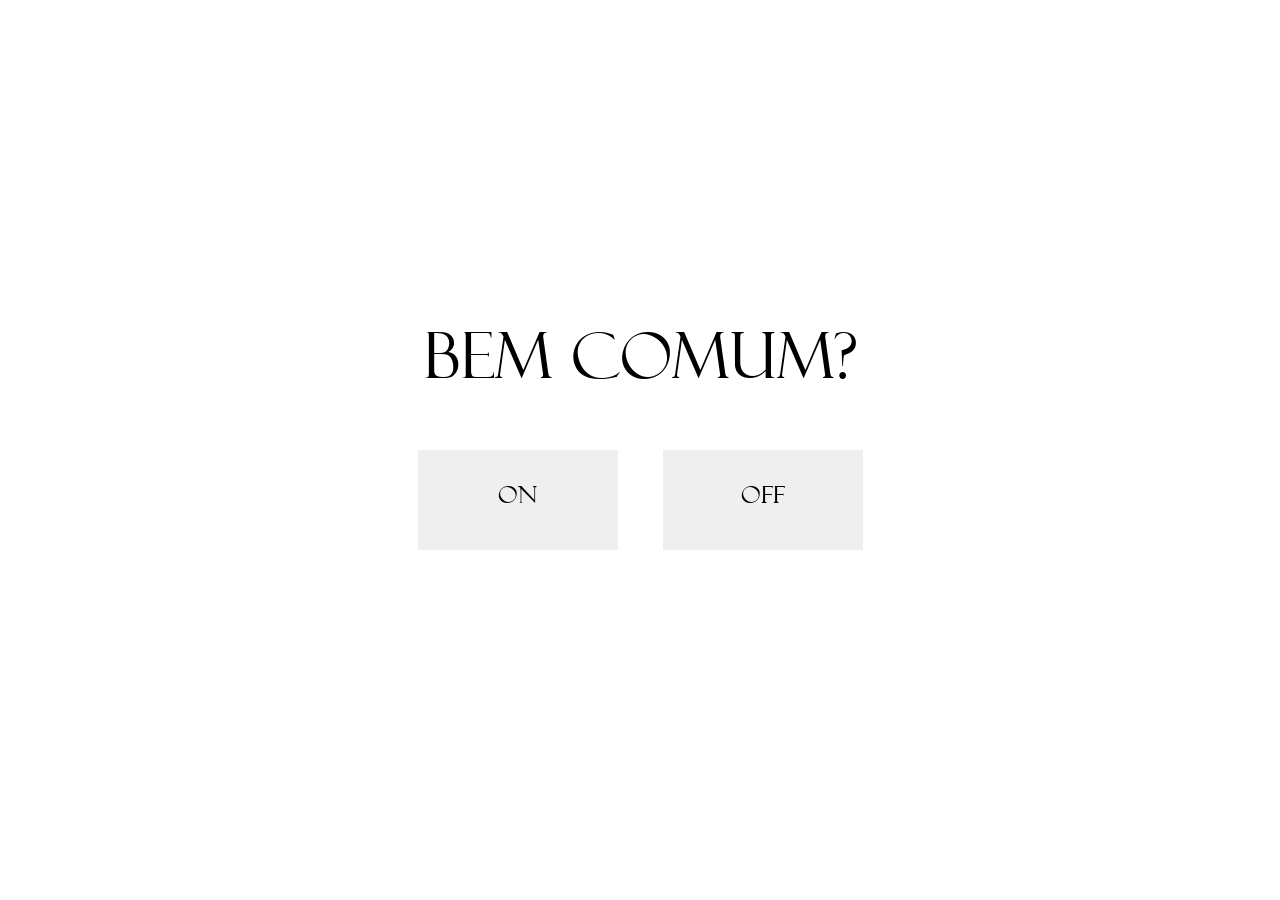
<file: Quiz_11.html>
<!doctype html>

<html lang="pt">
<head>
  <meta charset="utf-8">

  <title>Quiz 11</title>
  <meta name="viewport" content="width=device-width, initial-scale=1.0">
  <link rel="stylesheet" href="quiz.css">

</head>

<body>
  <div class="question">Bem Comum?</div>
  <form>
    
    <button class="btn" formaction="Quiz_12.html">ON</button>
    <button class="btn" formaction="Quiz_12.html">OFF</button>
  </form>
</body>
</html>
</file>
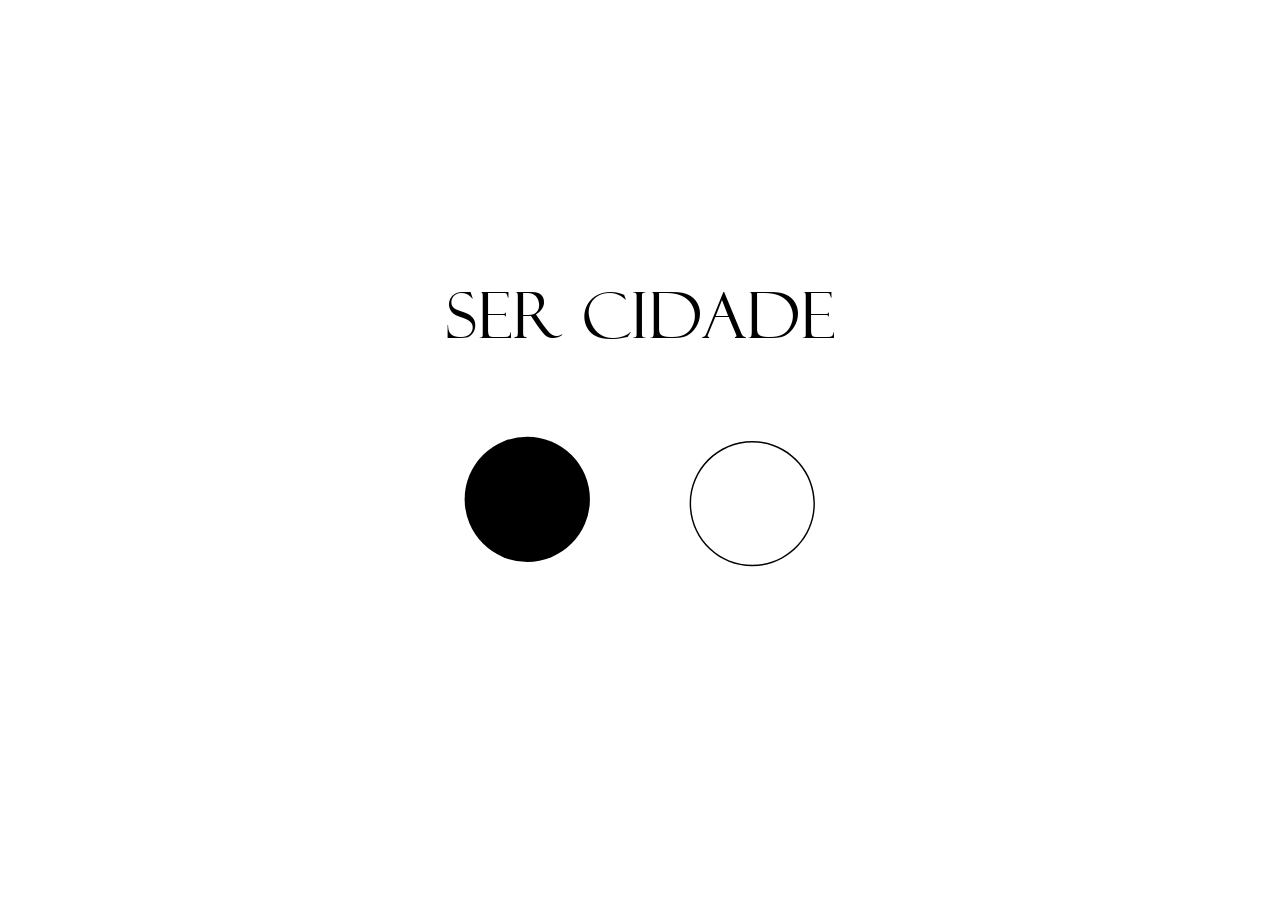
<file: Quiz_12.html>
<!doctype html>

<html lang="pt">
<head>
  <meta charset="utf-8">

  <title>Quiz 12</title>
  <meta name="viewport" content="width=device-width, initial-scale=1.0">
  <link rel="stylesheet" href="quiz.css">

</head>

<body>
  <div class="question">ser cidade</div>
  <form>
    
    <button class="btn-q12-1" formaction="Quiz_13.html"></button>
    <button class="btn-q12-2" formaction="Quiz_13.html"></button>
  </form>
</body>
</html>
</file>
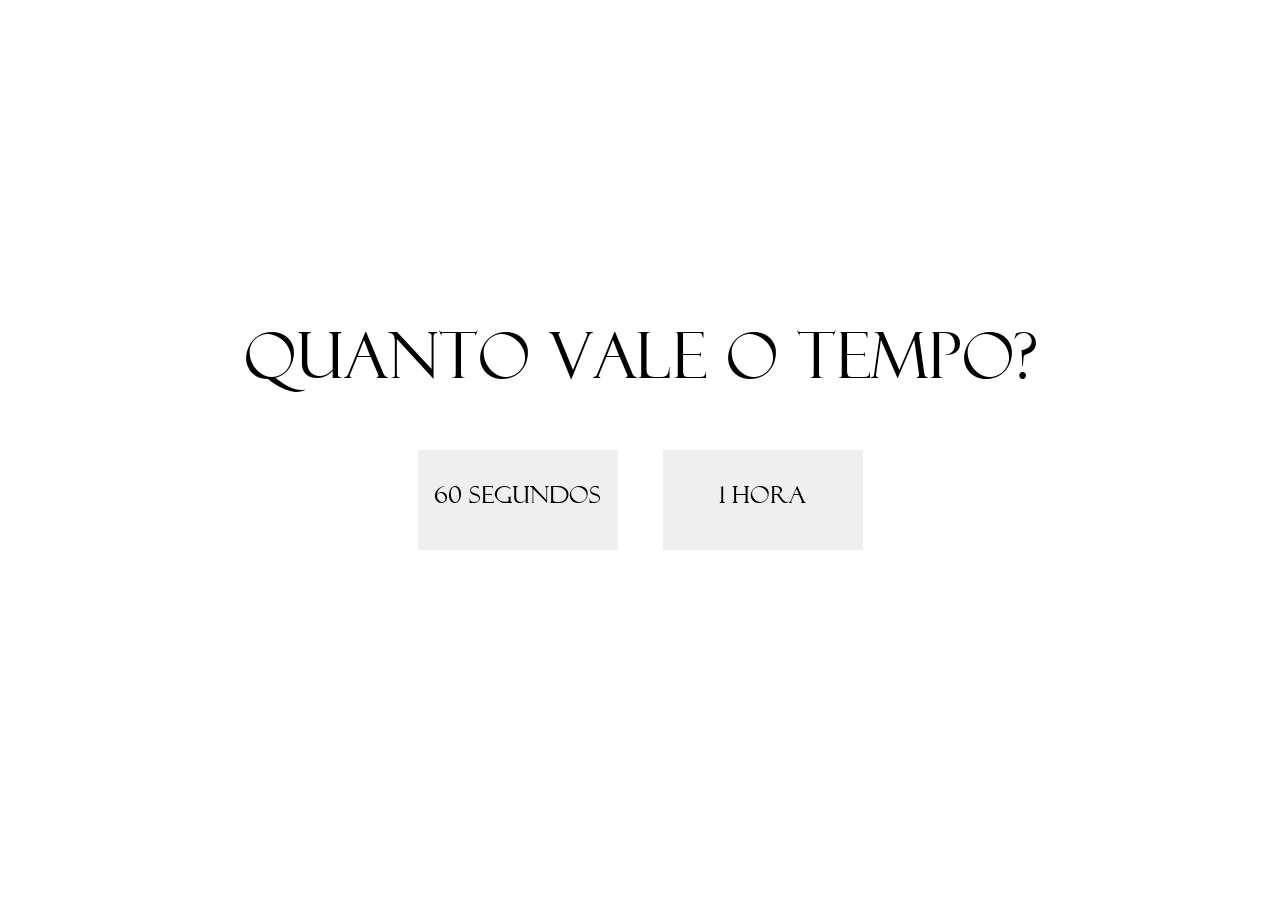
<file: Quiz_2.html>
<!doctype html>

<html lang="pt">
<head>
  <meta charset="utf-8">

  <title>Quiz 2</title>
  <meta name="viewport" content="width=device-width, initial-scale=1.0">
  <link rel="stylesheet" href="quiz.css">

</head>

<body>
  <div class="question">Quanto vale o tempo?</div>
  <form>
    
    <button class="btn" formaction="Quiz_3.html">60 segundos</button>
    <button class="btn" formaction="Quiz_3.html">1 hora</button>
  </form>
</body>
</html>
</file>
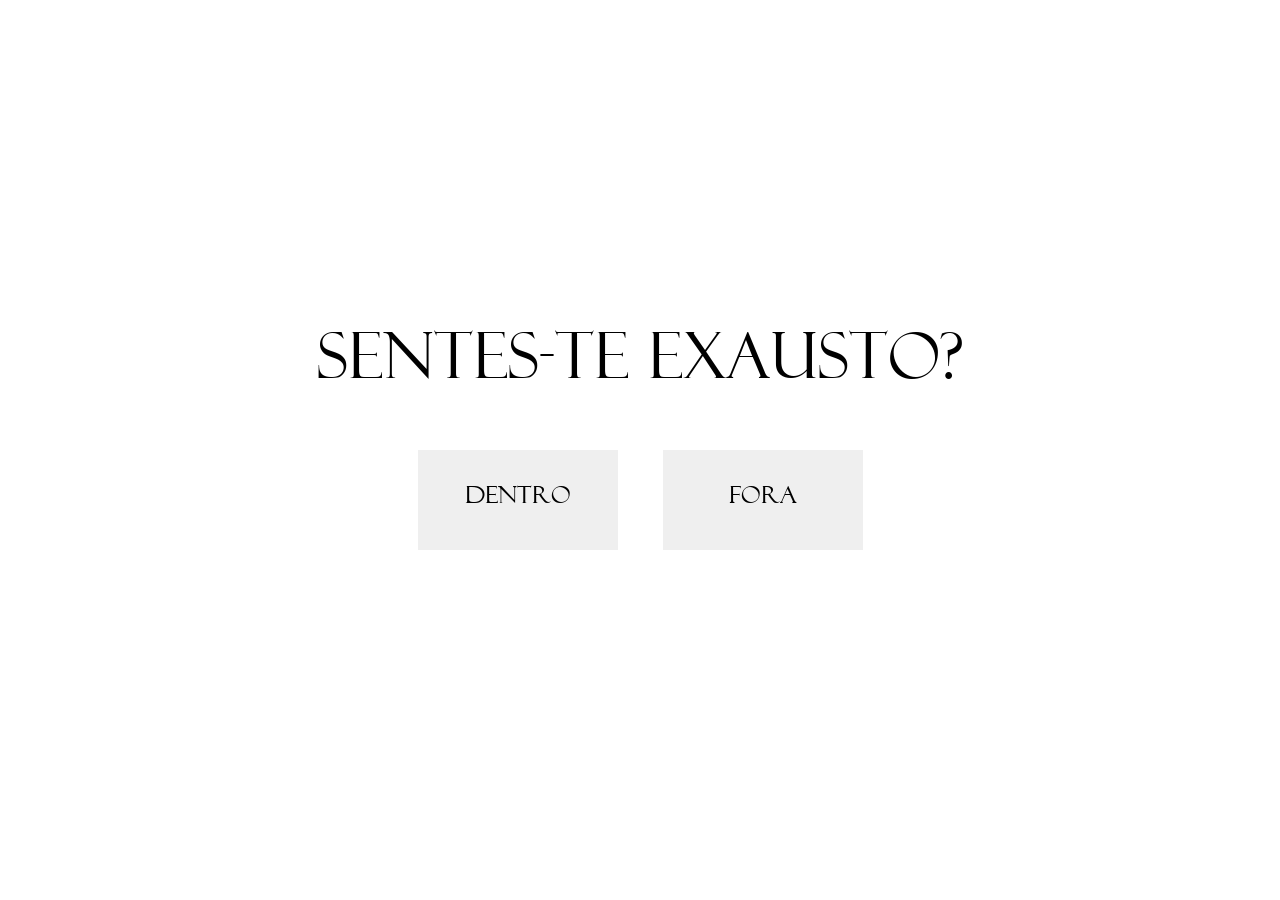
<file: Quiz_3.html>
<!doctype html>

<html lang="pt">
<head>
  <meta charset="utf-8">

  <title>Quiz 3</title>
  <meta name="viewport" content="width=device-width, initial-scale=1.0">
  <link rel="stylesheet" href="quiz.css">

</head>

<body>
  <div class="question">Sentes-te exausto?</div>
  <form>
    
    <button class="btn" formaction="Quiz_4.html">Dentro</button>
    <button class="btn" formaction="Quiz_4.html">Fora</button>
  </form>
</body>
</html>
</file>
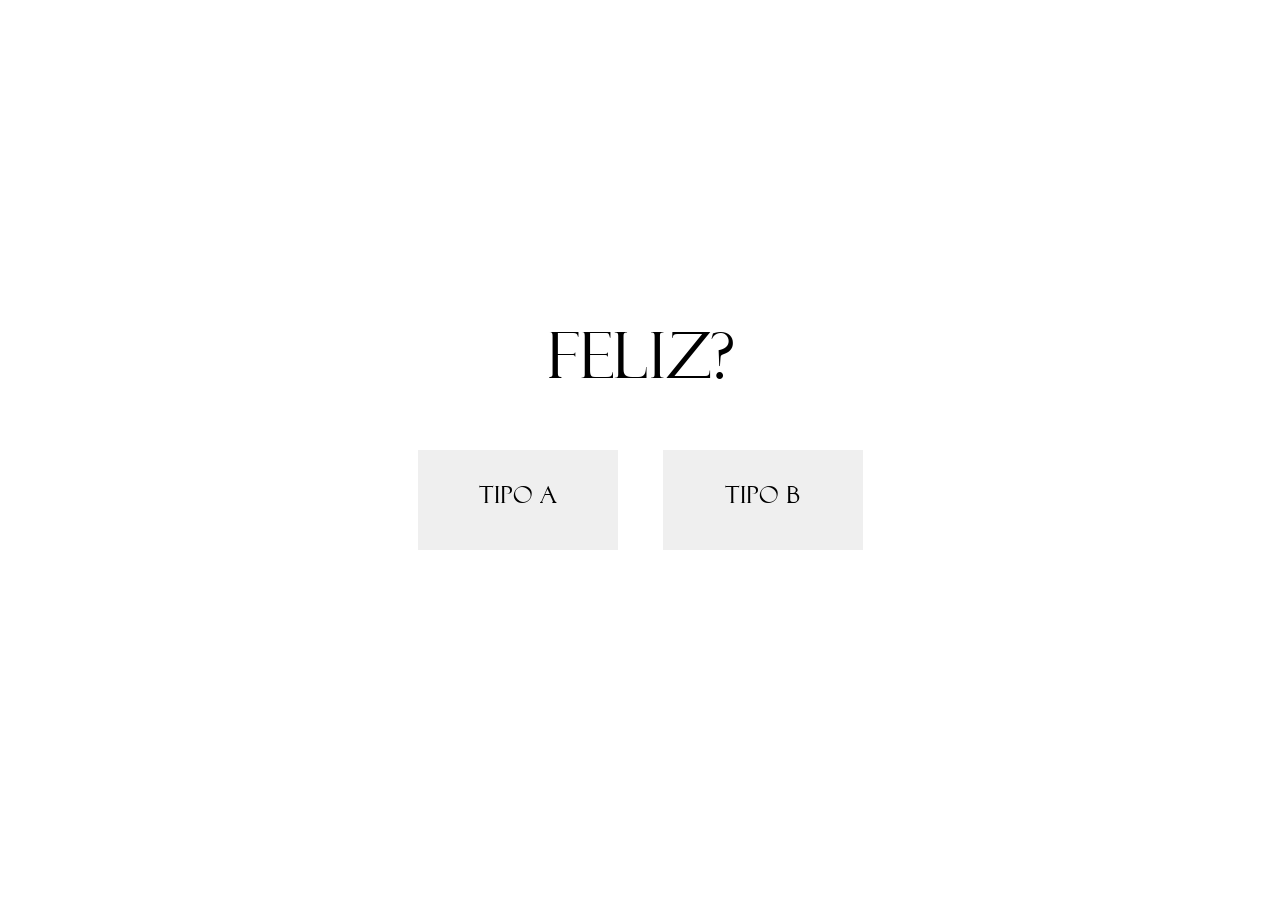
<file: Quiz_4.html>
<!doctype html>

<html lang="pt">
<head>
  <meta charset="utf-8">

  <title>Quiz 4</title>
  <meta name="viewport" content="width=device-width, initial-scale=1.0">
  <link rel="stylesheet" href="quiz.css">

</head>

<body>
  <div class="question">Feliz?</div>
  <form>
    
    <button class="btn" formaction="Quiz_5.html">Tipo A</button>
    <button class="btn" formaction="Quiz_5.html">Tipo B</button>
  </form>
</body>
</html>
</file>
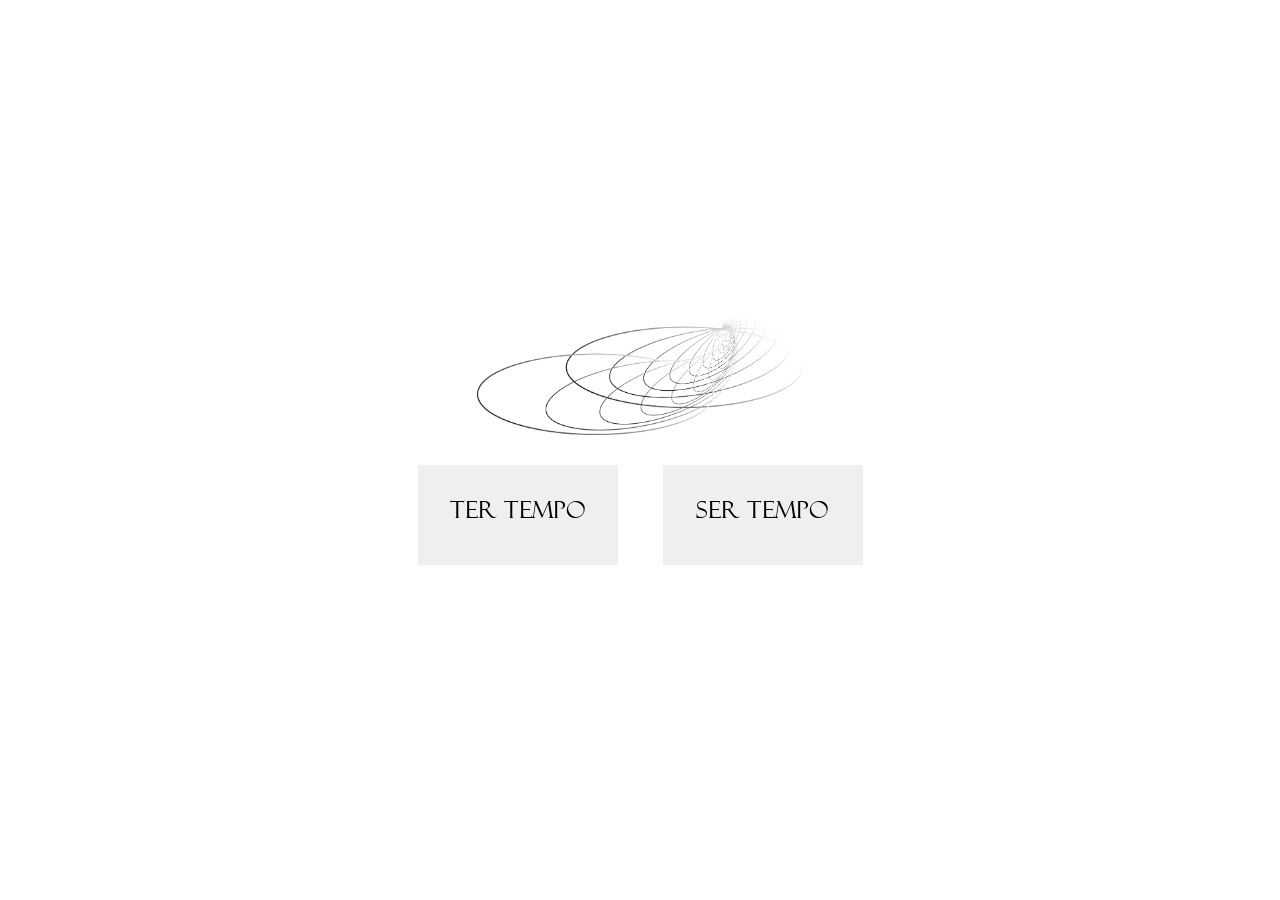
<file: Quiz_5.html>
<!doctype html>

<html lang="pt">
<head>
  <meta charset="utf-8">

  <title>Quiz 5</title>
  <meta name="viewport" content="width=device-width, initial-scale=1.0">
  <link rel="stylesheet" href="quiz.css">

</head>

<body>
  <div class="question-q5"></div>
  <form>
    
    <button class="btn" formaction="Quiz_6.html">ter tempo</button>
    <button class="btn" formaction="Quiz_6.html">ser tempo</button>
  </form>
</body>
</html>
</file>
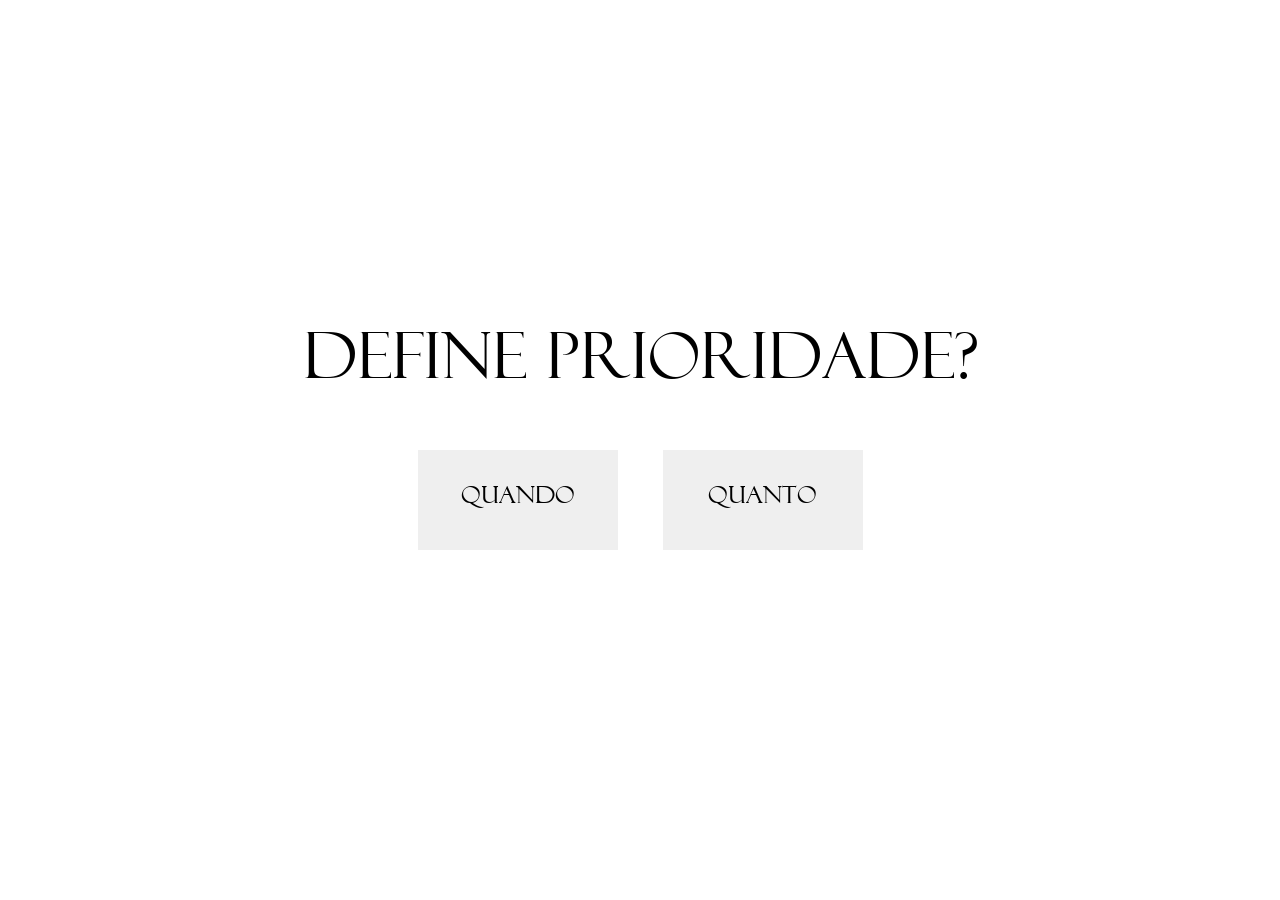
<file: Quiz_6.html>
<!doctype html>

<html lang="pt">
<head>
  <meta charset="utf-8">

  <title>Quiz 6</title>
  <meta name="viewport" content="width=device-width, initial-scale=1.0">
  <link rel="stylesheet" href="quiz.css">

</head>

<body>
  <div class="question">Define prioridade?</div>
  <form>
    <button class="btn" formaction="Quiz_7.html">quando</button>
    <button class="btn" formaction="Quiz_7.html">quanto</button>
  </form>
</body>
</html>
</file>
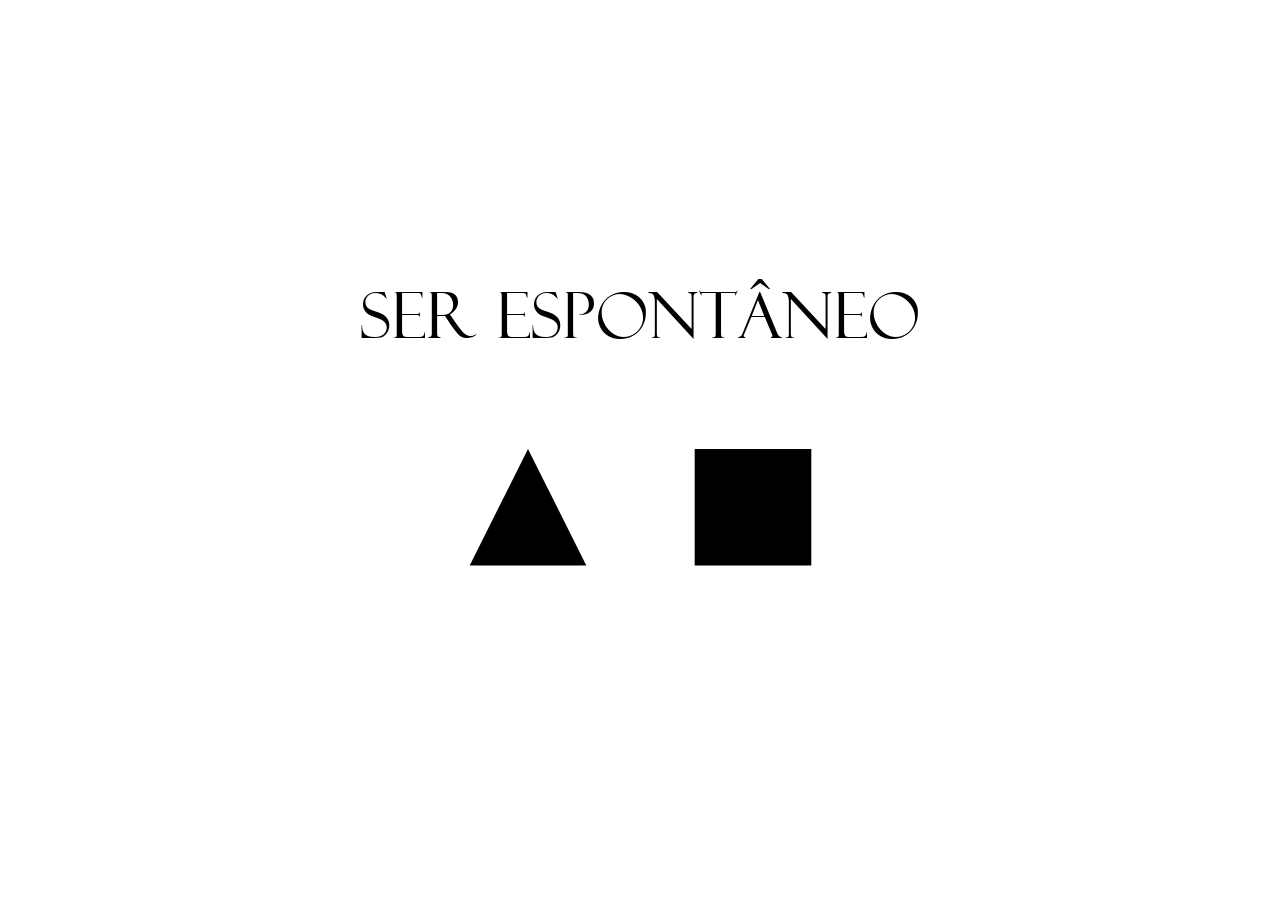
<file: Quiz_7.html>
<!doctype html>

<html lang="pt">
<head>
  <meta charset="utf-8">

  <title>Quiz 7</title>
  <meta name="viewport" content="width=device-width, initial-scale=1.0">
  <link rel="stylesheet" href="quiz.css">

</head>

<body>
  <div class="question">Ser espontâneo</div>
  <form>
    
    <button class="btn-q7-1" formaction="Quiz_8.html"></button>
    <button class="btn-q7-2" formaction="Quiz_8.html"></button>
  </form>
</body>
</html>
</file>
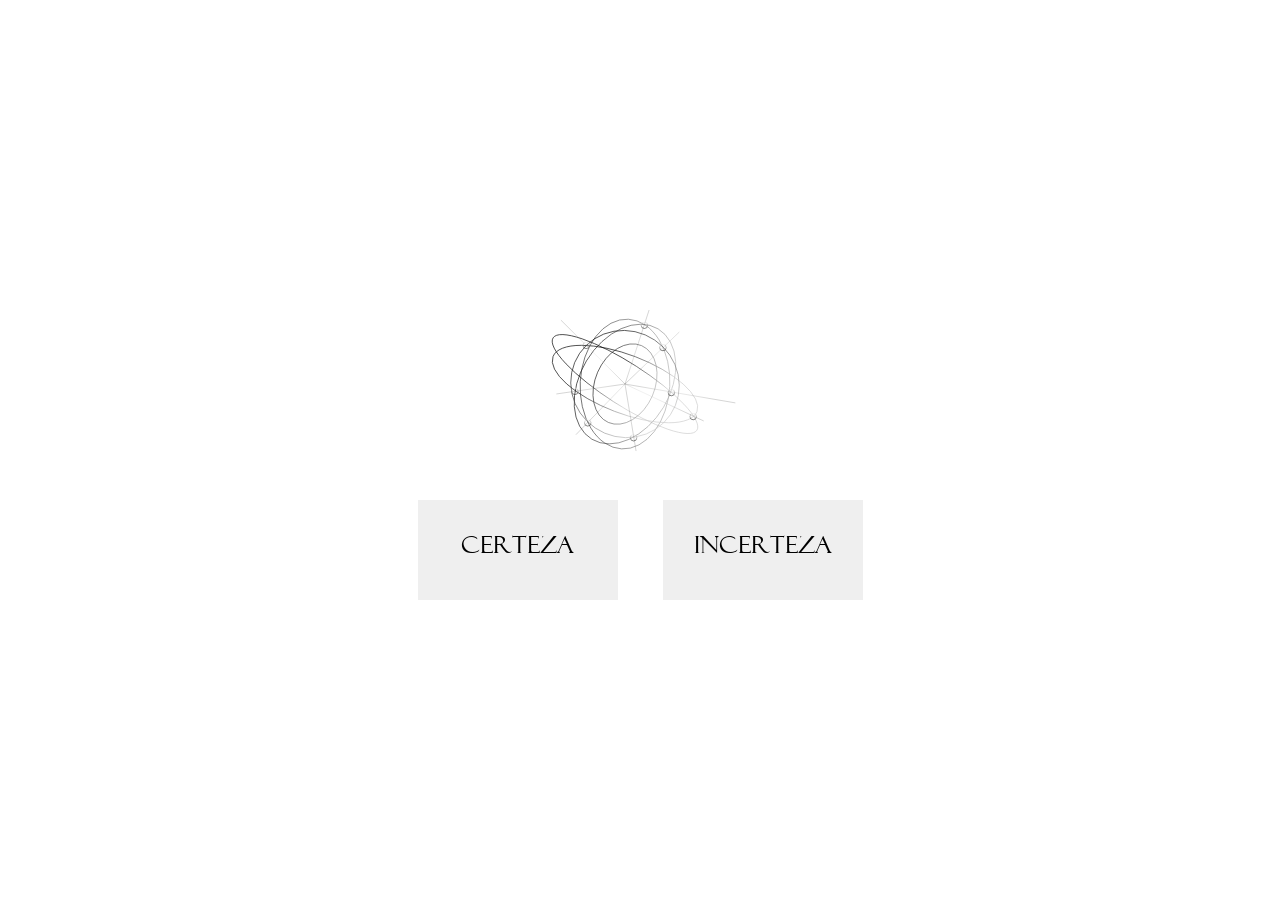
<file: Quiz_8.html>
<!doctype html>

<html lang="pt">
<head>
  <meta charset="utf-8">

  <title>Quiz 8</title>
  <meta name="viewport" content="width=device-width, initial-scale=1.0">
  <link rel="stylesheet" href="quiz.css">

</head>

<body>
  <div class="question-q8"></div>
  <form>
    
    <button class="btn" formaction="Quiz_9.html">Certeza</button>
    <button class="btn" formaction="Quiz_9.html">Incerteza</button>
  </form>
</body>
</html>
</file>
<file: style.css>
@font-face {
  font-family: Felix;
  src: url(fonts/Felix-Titling.ttf);
}

@font-face {
  font-family: Sprat;
  src: url(fonts/Sprat-RegularMedium.otf);
}

::-moz-selection {
  background-color: #343434;
  color: #B6B6B6;
}

::selection {
  background-color: #343434;
  color: #B6B6B6;
}

body {
  margin: 0px;
  font-family: Sprat;
    -webkit-tap-highlight-color: rgba(255, 255, 255, 0);
}

#circle {
  position: fixed;
  width: 100%;
  height: 100%;
  background-image: url("images/Elipse.gif");
  background-size: contain;
  background-repeat: no-repeat;
  background-position: center;
  z-index: -0;
}

#background {
  width: 100%;
  height: auto;
  background-size: cover;
  z-index: -20;
}

.line {
  width: 100%;
  height: 2px;
  background-color: white;
  background: -webkit-gradient(linear, left top, right top, from(#000), color-stop(50%, #fff), color-stop(50%, #fff), to(#000));
  background: linear-gradient(90deg, #000 0%, #fff 50%, #fff 50%, #000 100%);
  background-size: 800px;
  -webkit-animation: lines 10s linear infinite;
          animation: lines 10s linear infinite;
  background-position: -800px;
  z-index: 10;
}

@-webkit-keyframes lines {
  0% {
    background-position: 0px;
  }
  100% {
    background-position: -800px;
  }
}

@keyframes lines {
  0% {
    background-position: 0px;
  }
  100% {
    background-position: -800px;
  }
}

nav {
  position: relative;
  z-index: 2;
  width: 100%;
  height: 100vh;
  display: -webkit-box;
  display: -ms-flexbox;
  display: flex;
  -webkit-box-align: center;
      -ms-flex-align: center;
          align-items: center;
  -webkit-box-pack: center;
      -ms-flex-pack: center;
          justify-content: center;
  margin-top: 0px;
  text-align: center;
  font-family: Felix;
  font-size: 64px;
  top: 0px;
  line-height: 0px;
  -webkit-box-shadow: none;
          box-shadow: none;
  color: white;
  -webkit-transition: 750ms;
  transition: 750ms;
}

.bar {
  position: fixed;
  z-index: 3;
  width: 100%;
  height: 0px;
  margin-top: 0px;
  text-align: center;
  -webkit-box-sizing: border-box;
          box-sizing: border-box;
  font-family: Felix;
  line-height: 50px;
  font-size: 20px;
  top: 0px;
  -webkit-box-shadow: 0px 0px 60px 40px #B6B6B6;
          box-shadow: 0px 0px 60px 40px #B6B6B6;
  color: white;
  -webkit-animation-name: bar;
          animation-name: bar;
  -webkit-animation-timing-function: ease-in-out;
          animation-timing-function: ease-in-out;
  -webkit-animation-duration: 5s ease-in-out;
          animation-duration: 5s ease-in-out;
  -webkit-animation-iteration-count: infinite;
          animation-iteration-count: infinite;
}

.nav-2 {
  display: none;
}

.hero-2 {
  display: none;
}

@-webkit-keyframes bar {
  0% {
    -webkit-box-shadow: 0px 0px 60px 20px #B6B6B6;
            box-shadow: 0px 0px 60px 20px #B6B6B6;
  }
  50% {
    -webkit-box-shadow: 0px 0px 60px 40px #343434;
            box-shadow: 0px 0px 60px 40px #343434;
  }
  100% {
    -webkit-box-shadow: 0px 0px 60px 20px #B6B6B6;
            box-shadow: 0px 0px 60px 20px #B6B6B6;
  }
}

@keyframes bar {
  0% {
    -webkit-box-shadow: 0px 0px 60px 20px #B6B6B6;
            box-shadow: 0px 0px 60px 20px #B6B6B6;
  }
  50% {
    -webkit-box-shadow: 0px 0px 60px 40px #343434;
            box-shadow: 0px 0px 60px 40px #343434;
  }
  100% {
    -webkit-box-shadow: 0px 0px 60px 20px #B6B6B6;
            box-shadow: 0px 0px 60px 20px #B6B6B6;
  }
}

#main-container {
  width: 100%;
  height: auto;
  display: -webkit-box;
  display: -ms-flexbox;
  display: flex;
  -webkit-box-orient: vertical;
  -webkit-box-direction: normal;
      -ms-flex-direction: column;
          flex-direction: column;
  -webkit-box-align: center;
      -ms-flex-align: center;
          align-items: center;
  z-index: 1;
}

#main {
  width: 1200px;
  display: -webkit-box;
  display: -ms-flexbox;
  display: flex;
  -webkit-box-orient: vertical;
  -webkit-box-direction: normal;
      -ms-flex-direction: column;
          flex-direction: column;
  z-index: 1;
}

#suum, #labor, #tempora {
  width: 100%;
  height: auto;
  z-index: 1;
}

.suum-desc, .labor-desc {
  display: -webkit-box;
  display: -ms-flexbox;
  display: flex;
  -webkit-box-orient: horizontal;
  -webkit-box-direction: normal;
      -ms-flex-direction: row;
          flex-direction: row;
  -webkit-box-pack: justify;
      -ms-flex-pack: justify;
          justify-content: space-between;
  -webkit-box-align: center;
      -ms-flex-align: center;
          align-items: center;
}

.suum-icon, .labor-icon {
  width: 25%;
  height: 300px;
  background-position: center;
  background-size: contain;
  background-repeat: no-repeat;
}

.suum-desc, .labor-desc, .tempora-desc {
  font-size: 20px;
  text-align: justify;
}

#suum {
  margin-top: 200px;
}

.suum-icon {
  margin-top: 80px;
  background-image: url(images/suum.png);
}

.suum-title {
  font-family: Felix;
  font-size: 64px;
  color: white;
  -webkit-filter: drop-shadow(0px 0px 7px black);
          filter: drop-shadow(0px 0px 7px black);
}

.suum-title-2 {
  font-family: Felix;
  font-size: 26px;
  color: white;
  margin-bottom: 60px;
}

.suum-text {
  margin-top: 80px;
  width: 70%;
  color: #343434;
  margin-bottom: 100px;
}

#welcome-container {
  width: 100%;
  display: -webkit-box;
  display: -ms-flexbox;
  display: flex;
  -webkit-box-pack: center;
      -ms-flex-pack: center;
          justify-content: center;
}

#welcome {
  width: 800px;
  height: 450px;
  -webkit-box-shadow: 0px 0px 60px 40px #B6B6B6;
          box-shadow: 0px 0px 60px 40px #B6B6B6;
  -webkit-animation-name: welcome;
          animation-name: welcome;
  -webkit-animation-timing-function: ease-in-out;
          animation-timing-function: ease-in-out;
  -webkit-animation-duration: 5s;
          animation-duration: 5s;
  -webkit-animation-iteration-count: infinite;
          animation-iteration-count: infinite;
  color: #B6B6B6;
}

@-webkit-keyframes welcome {
  0% {
    -webkit-box-shadow: 0px 0px 60px 20px #B6B6B6;
            box-shadow: 0px 0px 60px 20px #B6B6B6;
  }
  50% {
    -webkit-box-shadow: 0px 0px 60px 60px #343434;
            box-shadow: 0px 0px 60px 60px #343434;
  }
  100% {
    -webkit-box-shadow: 0px 0px 60px 20px #B6B6B6;
            box-shadow: 0px 0px 60px 20px #B6B6B6;
  }
}

@keyframes welcome {
  0% {
    -webkit-box-shadow: 0px 0px 60px 20px #B6B6B6;
            box-shadow: 0px 0px 60px 20px #B6B6B6;
  }
  50% {
    -webkit-box-shadow: 0px 0px 60px 60px #343434;
            box-shadow: 0px 0px 60px 60px #343434;
  }
  100% {
    -webkit-box-shadow: 0px 0px 60px 20px #B6B6B6;
            box-shadow: 0px 0px 60px 20px #B6B6B6;
  }
}

#labor {
  margin-top: 60px;
}

.labor-icon {
  background-image: url(images/labor.png);
}

.labor-title {
  font-family: Felix;
  font-size: 64px;
  color: black;
  -webkit-filter: drop-shadow(0px 0px 7px black);
          filter: drop-shadow(0px 0px 7px black);
}

.labor-title-2 {
  font-family: Felix;
  font-size: 26px;
  color: black;
  margin-bottom: 20px;
}

.labor-text {
  width: 70%;
  color: black;
}

#quiz {
  width: 800px;
  height: 300px;
  margin-top: 60px;
  -webkit-box-shadow: 0px 0px 60px 40px #B6B6B6;
          box-shadow: 0px 0px 60px 40px #B6B6B6;
  -webkit-transition: all 500ms ease-in-out;
  transition: all 500ms ease-in-out;
  -webkit-animation-name: welcome;
          animation-name: welcome;
  -webkit-animation-timing-function: ease-in-out;
          animation-timing-function: ease-in-out;
  -webkit-animation-duration: 5s;
          animation-duration: 5s;
  -webkit-animation-iteration-count: infinite;
          animation-iteration-count: infinite;
  margin-bottom: 100px;
}

#quiz:hover {
  width: 1200px;
  height: 520px;
}

.ola {
  font-family: Felix;
  font-size: 36px;
}

.ola-2 {
  margin-top: -10px;
  font-family: sprat;
  font-size: 20px;
}

.ola-btn {
  font-family: Felix;
  font-size: 20px;
  padding: 5px 20px 0px 20px;
  border: none;
  background-color: transparent;
  -webkit-transition: all 500ms ease-in-out;
  transition: all 500ms ease-in-out;
  -webkit-box-shadow: 0px 0px 20px 10px #B6B6B6;
          box-shadow: 0px 0px 20px 10px #B6B6B6;
}

.ola-btn:hover {
  -webkit-animation-name: welcome;
          animation-name: welcome;
  -webkit-animation-timing-function: ease-in-out;
          animation-timing-function: ease-in-out;
  -webkit-animation-duration: 5s;
          animation-duration: 5s;
  -webkit-animation-iteration-count: infinite;
          animation-iteration-count: infinite;
  color: white;
}

#age {
  width: 50px;
  border: none;
  outline: solid 1px black;
  background-color: transparent;
  padding-top: 5px;
  padding-left: 10px;
  height: 30px;
  font-size: 20px;
  font-family: Felix;
}

#n451, #n392, #n420, #n699, #n543, #n291, #n704, #n547 {
  width: 50%;
  font-family: Felix;
  text-align: left;
  font-size: 36px;
}

#tempora {
  margin-top: 100px;
  margin-bottom: 200px;
}

.tempora-desc {
  display: -webkit-box;
  display: -ms-flexbox;
  display: flex;
  -webkit-box-orient: horizontal;
  -webkit-box-direction: normal;
      -ms-flex-direction: row;
          flex-direction: row;
  -webkit-box-pack: justify;
      -ms-flex-pack: justify;
          justify-content: space-between;
  -webkit-box-align: center;
      -ms-flex-align: center;
          align-items: center;
}

.tempora-icon {
  height: 300px;
  width: 25%;
  margin-top: 100px;
  background-image: url(images/tempora.png);
  background-position: center;
  background-size: contain;
  background-repeat: no-repeat;
}

.tempora-title {
  font-family: Felix;
  font-size: 64px;
  color: white;
  -webkit-filter: drop-shadow(0px 0px 7px black);
          filter: drop-shadow(0px 0px 7px black);
}

.tempora-title-2 {
  font-family: Felix;
  font-size: 26px;
  color: white;
  margin-bottom: 60px;
}

.tempora-text {
  margin-top: 100px;
  width: 70%;
  color: #B6B6B6;
}

#live-container {
  width: 100%;
  display: -webkit-box;
  display: -ms-flexbox;
  display: flex;
  -webkit-box-pack: center;
      -ms-flex-pack: center;
          justify-content: center;
}

#live {
  width: 800px;
  height: 450px;
  -webkit-box-shadow: 0px 0px 60px 40px #B6B6B6;
          box-shadow: 0px 0px 60px 40px #B6B6B6;
  -webkit-animation-name: welcome;
          animation-name: welcome;
  -webkit-animation-timing-function: ease-in-out;
          animation-timing-function: ease-in-out;
  -webkit-animation-duration: 5s;
          animation-duration: 5s;
  -webkit-animation-iteration-count: infinite;
          animation-iteration-count: infinite;
  color: #B6B6B6;
}


#live-pic {
  width: 100%;
  height: 400px;
  background-image: url(images/live-2.png);
  background-position: center;
  background-size: cover;
  -webkit-box-shadow: 0px 0px 60px 40px #B6B6B6;
          box-shadow: 0px 0px 60px 40px #B6B6B6;
  -webkit-animation-name: welcome;
          animation-name: welcome;
  -webkit-animation-timing-function: ease-in-out;
          animation-timing-function: ease-in-out;
  -webkit-animation-duration: 5s;
          animation-duration: 5s;
  -webkit-animation-iteration-count: infinite;
          animation-iteration-count: infinite;
  color: #B6B6B6;
  opacity: 1;
  -webkit-transition: opacity 250ms ease-in-out;
  transition: opacity 250ms ease-in-out;
}

#live-pic:hover {
  opacity: 0.5;
}

.finale-img {
  display: block;
  width: 100%;
  height: auto;
}

.about-2 {
  display: none;
}

#about-bg {
  position: absolute;
  top: 0;
  right: 0;
  bottom: 0;
  left: 0;
  background: radial-gradient(#000000, #ffffff);
  background-size: 200% 500%;
  -webkit-animation: cor 30s ease infinite;
          animation: cor 30s ease infinite;
  -webkit-filter: blur(10px);
          filter: blur(10px);
}

@-webkit-keyframes cor {
  0% {
    background-position: 58% 0%;
  }
  50% {
    background-position: 43% 100%;
  }
  100% {
    background-position: 58% 0%;
  }
}

@keyframes cor {
  0% {
    background-position: 58% 0%;
  }
  50% {
    background-position: 43% 100%;
  }
  100% {
    background-position: 58% 0%;
  }
}

#about {
  display: -webkit-box;
  display: -ms-flexbox;
  display: flex;
  position: fixed;
  right: 0px;
  -webkit-box-orient: vertical;
  -webkit-box-direction: normal;
      -ms-flex-direction: column;
          flex-direction: column;
  width: 3vw;
  height: 100vh;
  -webkit-animation: disap .5s;
          animation: disap .5s;
  -webkit-animation-timing-function: cubic-bezier(0, 1, 0.9, 0.8);
          animation-timing-function: cubic-bezier(0, 1, 0.9, 0.8);
  -webkit-transition: width .5s;
  transition: width .5s;
  -webkit-box-pack: justify;
      -ms-flex-pack: justify;
          justify-content: space-between;
  z-index: 2;
}

#about:hover {
  width: 50vw;
  z-index: 4;
}

@-webkit-keyframes disap {
  0% {
    width: 20vh;
  }
  100% {
    width: 4.76vh;
  }
}

@keyframes disap {
  0% {
    width: 20vh;
  }
  100% {
    width: 4.76vh;
  }
}

#about-container {
  width: 100%;
  height: 100vh;
  z-index: 5;
  padding: 6vw;
  -webkit-box-sizing: border-box;
          box-sizing: border-box;
  color: white;
  position: relative;
  margin: 70px;
}

#about-container:hover {
  margin: 0px;
}

.about-title {
  font-family: Felix;
  font-size: 36px;
  margin-bottom: 10px;
}

.about-logo {
  position: absolute;
  background-image: url(images/Elipse.gif);
  display: -webkit-box;
  display: -ms-flexbox;
  display: flex;
  -webkit-box-pack: center;
      -ms-flex-pack: center;
          justify-content: center;
  -webkit-box-align: center;
      -ms-flex-align: center;
          align-items: center;
  bottom: 20px;
  left: 0;
  width: 100%;
  height: 200px;
  background-position: center;
  background-repeat: no-repeat;
  background-size: contain;
}

.about-manual {
  text-align: center;
  font-family: Felix;
  font-size: 24px;
  margin-bottom: 10px;
  position: relative;
  cursor: pointer;
  color: white;
  -webkit-filter: drop-shadow(0px 0px 7px black);
          filter: drop-shadow(0px 0px 7px black);
  text-decoration: none;
}

.about-manual::before {
  content: "";
  width: 100%;
  height: 1px;
  background-color: white;
  position: absolute;
  bottom: 0;
  left: 0;
  -webkit-transform: scaleX(0);
          transform: scaleX(0);
  -webkit-transition: -webkit-transform 250ms ease-in-out;
  transition: -webkit-transform 250ms ease-in-out;
  transition: transform 250ms ease-in-out;
  transition: transform 250ms ease-in-out, -webkit-transform 250ms ease-in-out;
}

.about-manual:hover::before {
  -webkit-transform: scaleX(1);
          transform: scaleX(1);
}

.line {
  width: 100%;
  height: 2px;
  background-color: white;
  background: -webkit-gradient(linear, left top, right top, from(#000), color-stop(50%, #fff), color-stop(50%, #fff), to(#000));
  background: linear-gradient(90deg, #000 0%, #fff 50%, #fff 50%, #000 100%);
  background-size: 800px;
  -webkit-animation: lines 10s linear infinite;
          animation: lines 10s linear infinite;
  background-position: -800px;
  z-index: 0;
}

@keyframes lines {
  0% {
    background-position: 0px;
  }
  100% {
    background-position: -800px;
  }
}

.count-labor, .count-tempora {
  width: 100%;
  height: auto;
  display: -webkit-box;
  display: -ms-flexbox;
  display: flex;
  -webkit-box-orient: horizontal;
  -webkit-box-direction: normal;
      -ms-flex-direction: row;
          flex-direction: row;
  -webkit-box-align: center;
      -ms-flex-align: center;
          align-items: center;
  -webkit-box-pack: justify;
      -ms-flex-pack: justify;
          justify-content: space-between;
  padding: 0vw 10vw 0vw 10vw;
  -webkit-box-sizing: border-box;
          box-sizing: border-box;
  color: #343434;
  margin-top: 20px;
  margin-bottom: 20px;
}

.count-title {
  font-family: Felix;
  font-size: 30px;
}

.count-text {
  font-family: Sprat;
  font-size: 20px;
}

#counter-1, #counter-2 {
  font-family: Felix;
  font-size: 30px;
}
/*# sourceMappingURL=style.css.map */
</file>
<file: style_query.css>
@media only screen and (max-width: 1250px) {
  #main {
    width: 100%;
    padding: 40px;
    -webkit-box-sizing: border-box;
            box-sizing: border-box;
  }
  .suum-desc, .labor-desc {
    -webkit-box-orient: vertical;
    -webkit-box-direction: normal;
        -ms-flex-direction: column;
            flex-direction: column;
  }
  .tempora-desc {
    -webkit-box-orient: vertical;
    -webkit-box-direction: normal;
        -ms-flex-direction: column;
            flex-direction: column;
  }
  .suum-icon, .labor-icon {
    width: 40%;
    height: 200px;
  }
  #suum {
    margin-top: 200px;
  }
  .suum-icon {
    margin-top: 0px;
    background-image: url(images/suum.png);
    margin-bottom: 60px;
  }
  .suum-title {
    font-size: 64px;
  }
  .suum-title-2 {
    font-size: 26px;
    margin-bottom: 60px;
  }
  .suum-text {
    margin-top: 80px;
    width: 70%;
    margin-bottom: 100px;
  }
  #welcome {
    width: 622px;
    height: 350px;
  }
  .labor-title {
    font-size: 64px;
  }
  .labor-title-2 {
    font-size: 26px;
    margin-bottom: 20px;
  }
  .labor-text {
    margin-bottom: 100px;
    width: 70%;
  }
  #quiz {
    width: 100%;
    height: 600px;
    margin-top: 60px;
    margin-bottom: 100px;
  }
  #quiz:hover {
    width: 100%;
    height: 600px;
  }
  #tempora {
    margin-top: 100px;
    margin-bottom: 100px;
  }
  .tempora-desc {
    display: -webkit-box;
    display: -ms-flexbox;
    display: flex;
    -webkit-box-orient: vertical;
    -webkit-box-direction: normal;
        -ms-flex-direction: column;
            flex-direction: column;
    -webkit-box-pack: justify;
        -ms-flex-pack: justify;
            justify-content: space-between;
    -webkit-box-align: center;
        -ms-flex-align: center;
            align-items: center;
  }
  .tempora-icon {
    height: 200px;
    width: 40%;
  }
  .tempora-title {
    font-size: 64px;
  }
  .tempora-title-2 {
    font-size: 26px;
    margin-bottom: 60px;
  }
  .tempora-text {
    margin-top: 100px;
    width: 70%;
  }
  #live {
    width: 622px;
    height: 350px;
  }
}

@media only screen and (max-width: 700px) {
  #main {
    width: 100%;
    padding: 30px;
    -webkit-box-sizing: border-box;
            box-sizing: border-box;
  }
  .suum-desc, .labor-desc {
    -webkit-box-orient: vertical;
    -webkit-box-direction: normal;
        -ms-flex-direction: column;
            flex-direction: column;
  }
  .tempora-desc {
    -webkit-box-orient: vertical;
    -webkit-box-direction: normal;
        -ms-flex-direction: column;
            flex-direction: column;
  }
  .suum-icon, .labor-icon {
    width: 40%;
    height: 200px;
  }
  nav {
    display: none;
  }
  .bar-2 {
    position: fixed;
    width: 100%;
    height: 70px;
    top: 0;
    color: white;
    z-index: 40;
    background: -webkit-gradient(linear, left top, left bottom, from(rgba(255, 255, 255, 0.5)), color-stop(10%, rgba(255, 255, 255, 0.5)), color-stop(10%, rgba(255, 255, 255, 0.5)), to(rgba(255, 255, 255, 0)));
    background: linear-gradient(180deg, rgba(255, 255, 255, 0.5) 0%, rgba(255, 255, 255, 0.5) 10%, rgba(255, 255, 255, 0.5) 10%, rgba(255, 255, 255, 0) 100%);
    font-family: Felix;
    display: -webkit-box;
    display: -ms-flexbox;
    display: flex;
    -webkit-box-pack: center;
        -ms-flex-pack: center;
            justify-content: center;
    -webkit-box-align: center;
        -ms-flex-align: center;
            align-items: center;
    font-size: 20px;
  }
  .hero-2 {
    display: -webkit-box;
    display: -ms-flexbox;
    display: flex;
    width: 100%;
    height: 100vh;
    -webkit-box-pack: center;
        -ms-flex-pack: center;
            justify-content: center;
    -webkit-box-align: center;
        -ms-flex-align: center;
            align-items: center;
    font-family: Felix;
    font-size: 42px;
    color: white;
  }
  #suum {
    margin-top: 100px;
  }
  .suum-icon {
    margin-top: 0px;
    background-image: url(images/suum.png);
    margin-bottom: 60px;
  }
  .suum-title {
    font-size: 40px;
  }
  .suum-title-2 {
    font-size: 20px;
    margin-bottom: 60px;
  }
  .suum-text {
    margin-top: 80px;
    width: 100%;
    margin-bottom: 100px;
    font-size: 16px;
    line-height: 22px;
  }
  #welcome {
    width: 100%;
    height: 200px;
    -webkit-box-shadow: 0px 0px 0px 0px #B6B6B6;
            box-shadow: 0px 0px 0px 0px #B6B6B6;
    -webkit-animation-name: none;
            animation-name: none;
  }
  .labor-title {
    font-size: 40px;
  }
  .labor-title-2 {
    font-size: 20px;
    margin-bottom: 20px;
  }
  .labor-text {
    margin-bottom: 100px;
    width: 100%;
    font-size: 16px;
  }
  #quiz {
    width: 100%;
    height: 500px;
    margin-top: 60px;
    margin-bottom: 100px;
  }
  #quiz:hover {
    width: 100%;
    height: 500px;
  }
  #tempora {
    margin-top: 100px;
    margin-bottom: 100px;
  }
  .tempora-desc {
    display: -webkit-box;
    display: -ms-flexbox;
    display: flex;
    -webkit-box-orient: vertical;
    -webkit-box-direction: normal;
        -ms-flex-direction: column;
            flex-direction: column;
    -webkit-box-pack: justify;
        -ms-flex-pack: justify;
            justify-content: space-between;
    -webkit-box-align: center;
        -ms-flex-align: center;
            align-items: center;
  }
  .tempora-icon {
    height: 200px;
    width: 40%;
  }
  .tempora-title {
    font-size: 40px;
  }
  .tempora-title-2 {
    font-size: 20px;
    margin-bottom: 60px;
  }
  .tempora-text {
    margin-top: 100px;
    width: 100%;
    font-size: 16px;
  }
  #live {
    width: 100%;
    height: 200px;
    -webkit-box-shadow: 0px 0px 0px 0px #B6B6B6;
            box-shadow: 0px 0px 0px 0px #B6B6B6;
    -webkit-animation-name: none;
            animation-name: none;
  }
  #about {
    display: none;
  }
  .about-2 {
    display: -webkit-box;
    display: -ms-flexbox;
    display: flex;
    width: 100%;
    height: 100%;
    position: fixed;
    -webkit-box-align: start;
        -ms-flex-align: start;
            align-items: flex-start;
    -webkit-box-pack: center;
        -ms-flex-pack: center;
            justify-content: center;
    -webkit-transition: all 250ms ease-in-out;
    transition: all 250ms ease-in-out;
    z-index: 40;
    overflow: scroll;
    background: radial-gradient(#000000, #ffffff);
    background-size: 200% 500%;
    -webkit-animation: cor 30s ease infinite;
            animation: cor 30s ease infinite;
    opacity: 0;
    right: -100vw;
    padding: 20px;
    -webkit-box-sizing: border-box;
            box-sizing: border-box;
  }
  .change {
    opacity: 1;
    right: 0vw;
  }
  #about-container-2 {
    width: 100%;
    height: auto;
    color: white;
  }
  .about-icon {
    position: fixed;
    width: 50px;
    height: 50px;
    background-image: url(images/menu.png);
    background-size: contain;
    background-repeat: no-repeat;
    background-position: center;
    top: 10px;
    right: 25px;
    cursor: pointer;
    color: black;
    -webkit-filter: drop-shadow(0px 0px 2px);
            filter: drop-shadow(0px 0px 2px);
    z-index: 50;
  }
  .about-title-2 {
    font-family: Felix;
    font-size: 36px;
    margin-bottom: 10px;
    margin-top: 20px;
  }
  .about-text-2 {
    width: 80%;
    margin-bottom: 50px;
    font-size: 16px;
    line-height: 22px;
    text-align: left;
  }
  .about-logo {
    position: relative;
    background-image: url(images/Elipse.gif);
    display: -webkit-box;
    display: -ms-flexbox;
    display: flex;
    -webkit-box-pack: center;
        -ms-flex-pack: center;
            justify-content: center;
    -webkit-box-align: center;
        -ms-flex-align: center;
            align-items: center;
    width: 100%;
    height: 200px;
    background-position: center;
    background-repeat: no-repeat;
    background-size: contain;
  }
  .about-manual {
    text-align: center;
    font-family: Felix;
    font-size: 24px;
    margin-bottom: 10px;
    position: relative;
    cursor: pointer;
    color: white;
    -webkit-filter: drop-shadow(0px 0px 7px black);
            filter: drop-shadow(0px 0px 7px black);
    text-decoration: underline;
  }
  .about-manual:hover::before {
    -webkit-transform: scaleX(0);
            transform: scaleX(0);
  }
  .line {
    width: 100%;
    height: 2px;
    background-color: white;
    background: -webkit-gradient(linear, left top, right top, from(#000), color-stop(50%, #fff), color-stop(50%, #fff), to(#000));
    background: linear-gradient(90deg, #000 0%, #fff 50%, #fff 50%, #000 100%);
    background-size: 800px;
    -webkit-animation: lines 10s linear infinite;
            animation: lines 10s linear infinite;
    background-position: -800px;
    z-index: 10;
  }
  @-webkit-keyframes lines {
    0% {
      background-position: 0px;
    }
    100% {
      background-position: -800px;
    }
  }
  @keyframes lines {
    0% {
      background-position: 0px;
    }
    100% {
      background-position: -800px;
    }
  }
  .count-labor, .count-tempora {
    width: 100%;
    height: auto;
    display: -webkit-box;
    display: -ms-flexbox;
    display: flex;
    -webkit-box-orient: horizontal;
    -webkit-box-direction: normal;
        -ms-flex-direction: row;
            flex-direction: row;
    -webkit-box-align: center;
        -ms-flex-align: center;
            align-items: center;
    -webkit-box-pack: justify;
        -ms-flex-pack: justify;
            justify-content: space-between;
    padding: 0px 20px 0px 20px;
    -webkit-box-sizing: border-box;
            box-sizing: border-box;
    color: #343434;
    margin-top: 20px;
    margin-bottom: 20px;
  }
  .count-title {
    font-family: Felix;
    font-size: 20px;
  }
  .count-text {
    font-family: Sprat;
    font-size: 16px;
  }
  #counter-1, #counter-2 {
    font-family: Felix;
    font-size: 20px;
  }
}
/*# sourceMappingURL=style_query.css.map */
</file>
<file: quiz_2.css>
@font-face {
    font-family: Felix;
    src: url(fonts/Felix-Titling.ttf);
}

@font-face {
    font-family: Sprat;
    src: url(fonts/Sprat-Regular.otf);
}


body {
    margin: 0px;
    width: 100%;
    height: 100%;
    display: flex;
    flex-direction: column;
    align-items: center;
    font-family: Felix;
}

::selection {
    background-color: #343434;
    color: #B6B6B6;
}

.btn {
    width: 200px;
    height: 100px;
    margin: 20px;
    border: none;
    font-family: Felix;
}

.btn:hover {
    box-shadow: 0px 0px 60px 40px #b6b6b6;
    animation-name: welcome;
    animation-timing-function: ease-in-out;
    animation-duration: 5s;
    animation-iteration-count: infinite;
}

.btn-2 {

    width: 200px;
    height: 60px;
    margin: 20px;
    border: none;
    font-family: Felix;
    font-size: 24px;
    right: 30px;
    bottom: 30px;
    background-color: rgba(0, 0, 0, 0);
    color: black;
    transition: background-color 750ms ease-in-out;
    box-shadow: 0px 0px 60px 40px #b6b6b6;
    animation-name: welcome;
    animation-timing-function: ease-in-out;
    animation-duration: 5s;
    animation-iteration-count: infinite;
}

.btn-2:hover {
    background-color: #343434;
    color: white;
}



@keyframes welcome {
    0% {
        box-shadow: 0px 0px 60px 10px #b6b6b6;
    }

    50% {
        box-shadow: 0px 0px 60px 30px #343434;
    }

    100% {
        box-shadow: 0px 0px 60px 10px #b6b6b6;
    }
}







#horario {
    width: 100%;
    height: 520px;
    background-color: rgba(0, 0, 0, 0);
    padding: 30px;
    box-sizing: border-box;
    font-size: 36px;
    background-image: url(images/horarios/horarios-01.svg);
    background-size: contain;
    background-position: top;
    background-repeat: no-repeat;
}

.horario-title {
    font-size: 24px;
    margin-bottom: -20px;

}

.circadian {
    width: 40%;
    height: auto;
}


.horario-img-txt {
    width: 90%;
    height: auto;
    display: flex;
}

.horario-text {
    margin-top: 20px;
    text-align: left;
    width: 70%;
    left: 30px;
    bottom: 30px;
    font-family: Sprat;
}

.horario-img-1, .horario-img-2, .horario-img-3 {
    width: 30%;
    background-size: contain;
    background-repeat: no-repeat;
    background-position: center;

}

.horario-img-1 {
    height: auto;
    background-image: url(images/quiz/dia.svg);
}

.horario-img-2 {
    height: auto;
    background-image: url(images/quiz/tarde.svg);
}

.horario-img-3 {
    height: auto;
    background-image: url(images/quiz/noite.svg);
}







/* ---------  TERMOS --------- */

.termos-container {
    width: 100%;
    height: 100%;
    padding: 30px;
    box-sizing: border-box;
    display: flex;
    flex-direction: column;
    align-items: center;
}

.termos-title {
    font-size: 1.5rem;
}

.termos-subtitle {
    margin-bottom: 10px;
}

.termos-subtitle-2 {
    font-size: 1.2rem;
    margin-bottom: 5px;
}

.termos-subtitle-3 {
    width: 100%;
    text-align: left;
    font-size: 1.2rem;
    margin-bottom: 5px;
}



.termos-text {
    font-family: Sprat;
    margin-bottom: 20px;
}

span {
    font-family: Felix;
}

.btn-1 {

    width: 200px;
    height: 60px;
    margin: 20px;
    border: none;
    font-family: Felix;
    font-size: 24px;

    bottom: 30px;
    background-color: rgba(0, 0, 0, 0);
    color: black;
    transition: background-color 750ms ease-in-out;
    box-shadow: 0px 0px 60px 40px #b6b6b6;
    animation-name: welcome;
    animation-timing-function: ease-in-out;
    animation-duration: 5s;
    animation-iteration-count: infinite;
}

.btn-1:hover {
    background-color: #343434;
    color: white;
}


@media only screen and (max-width:800px){



    #horario {
        width: 100%;
        height: 300px;

    }

    .circadian {
        width: 90%;
        height: auto;
        margin-top: 20px;
    }




    .horario-img-txt {
        width: 90%;
        height: auto;
        display: flex;
        flex-direction: column;
    }

    .horario-img-1, .horario-img-2, .horario-img-3 {
        width: 100%;
    
    }

    .horario-img-1 {
        height: 160px;
        background-image: url(images/quiz/dia.svg);
        margin-bottom: 20px;
        margin-top: 60px;
    }
    
    .horario-img-2 {
        height: 200px;
        background-image: url(images/quiz/tarde.svg);
    }
    
    .horario-img-3 {
        height: 200px;
        background-image: url(images/quiz/noite.svg);
    }



    .horario-text {
        width: 100%;
    }



}




@media only screen and (max-width:400px){

    #horario {
        width: 100%;
        height: 130px;

    }




}
</file>
<file: quiz.css>
@font-face {
    font-family: Felix;
    src: url(fonts/Felix-Titling.ttf);
  }

  @font-face {
    font-family: Sprat;
    src: url(fonts/Sprat-Regular.otf);
  }

  
  ::selection {
    background-color: #B6B6B6;
    color: #B6B6B6;
}


        html,
        body {
            margin: 0px;
        overflow-x: hidden;
        width: 100%;
            height: 100vh;
            display: flex;
            flex-direction: column;
            justify-content: center;
            align-items: center;
            font-family: Felix;
    }

        .question {
            font-size: 5vw;
            margin-bottom: 20px;
        }

        .btn {
            width: 200px;
            height: 100px;
            margin: 20px;
            border: none;
            font-family: Felix;
            font-size: 24px;
        }

        .btn:hover {
            box-shadow: 0px 0px 60px 40px #b6b6b6;
            animation-name: welcome;
            animation-timing-function: ease-in-out;
            animation-duration: 3s;
            animation-iteration-count: infinite;
        }



        @keyframes welcome {
            0%   {box-shadow: 0px 0px 60px 10px #b6b6b6;}
            50%  {box-shadow: 0px 0px 60px 30px #343434;}
            100%  {box-shadow: 0px 0px 60px 10px #b6b6b6;}
          }
        

.btn-q1-1, .btn-q1-2, .btn-q1-3 {

    width: 200px;
    height: 200px;
    margin: 20px;
    border: none;
    background-color: rgba(0, 0, 0, 0);
    background-position: center;
    background-repeat: no-repeat;
    
}

.btn-q7-1, .btn-q7-2, .btn-q9-1, .btn-q9-2, .btn-q12-1, .btn-q12-2 {

    width: 180px;
    height: 180px;
    margin: 20px;
    border: none;
    background-color: rgba(0, 0, 0, 0);
    background-position: center;
    background-repeat: no-repeat;
    
}


.btn-q1-1:hover, .btn-q1-2:hover, .btn-q1-3:hover, .btn-q7-1:hover, .btn-q7-2:hover, .btn-q9-1:hover, .btn-q9-2:hover, .btn-q12-1:hover, .btn-q12-2:hover {
    box-shadow: 0px 0px 60px 40px #b6b6b6;
    animation-name: welcome;
    animation-timing-function: ease-in-out;
    animation-duration: 3s;
    animation-iteration-count: infinite;
}


.btn-q1-1 {
    background-image:url(images/quiz/dia.svg);
    background-size: 80%;
}

.btn-q1-2 {
    background-image:url(images/quiz/tarde.svg);
    background-size: 100%;
}

.btn-q1-3 {
    background-image:url(images/quiz/noite.svg);
    background-size: 100%;
}

.question-q5 {
    width: 400px;
    height: 120px;
    background-image: url(images/quiz/ser-tempo.png);
    background-size: contain;
    background-position: center;
    background-repeat: no-repeat;
    margin-bottom: 10px;
}

.btn-q7-1 {
    background-image:url(images/quiz/triangulo.svg);
    background-size: 80%;
}

.btn-q7-2 {
    background-image:url(images/quiz/quadrado.svg);
    background-size: 80%;
}

.question-q8 {
    width: 400px;
    height: 200px;
    background-image: url(images/quiz/horario.svg);
    background-size: contain;
    background-position: center;
    background-repeat: no-repeat;
    margin-bottom: 0px;
}




.btn-q9-1 {
    background-image:url(images/quiz/simples.svg);
    background-size: 100%;
}

.btn-q9-2 {
    background-image:url(images/quiz/complexo.png);
    background-size: 80%;
}

.btn-q10-1 {
    width: 200px;
    height: 100px;
    margin: 20px;
    border: none;
    font-family: Felix;
    font-size: 24px;
    transition: background-color 150ms ease-in-out;
    background-color: rgba(0, 0, 0, 0);
    animation-name: welcome;
    animation-timing-function: ease-in-out;
    animation-duration: 3s;
    animation-iteration-count: infinite;
}

.btn-q10-2 {
    width: 200px;
    height: 100px;
    margin: 20px;
    border: none;
    font-family: Felix;
    font-size: 24px;
    transition: background-color 150ms ease-in-out;
    background-color: rgba(0, 0, 0, 0);
    animation-name: welcome;
    animation-timing-function: ease-in-out;
    animation-duration: 3s;
    animation-iteration-count: infinite;
}

.btn-q10-1:hover {
    background-color: white;
}

.btn-q10-2:hover {
    background-color: black;
}

.btn-q12-1 {
    background-image:url(images/quiz/bolacheia.svg);
    background-size: 80%;
}

.btn-q12-2 {
    background-image:url(images/quiz/bolavazia.svg);
    background-size: 80%;
}


@media only screen and (max-width:700px){

    form {
        display: flex;
        flex-direction: column;
        justify-content: center;
        
    }


    .btn-q1-1, .btn-q1-2, .btn-q1-3 {

        width: 150px;
        height: 150px;
        margin: 10px;
        border: none;
        background-color: rgba(0, 0, 0, 0);
        background-position: center;
        background-repeat: no-repeat;
        
    }


    .btn-q10-1 {
        background-color: white;
    }
    
    .btn-q10-2 {
        background-color: black;
    }






}
</file>
